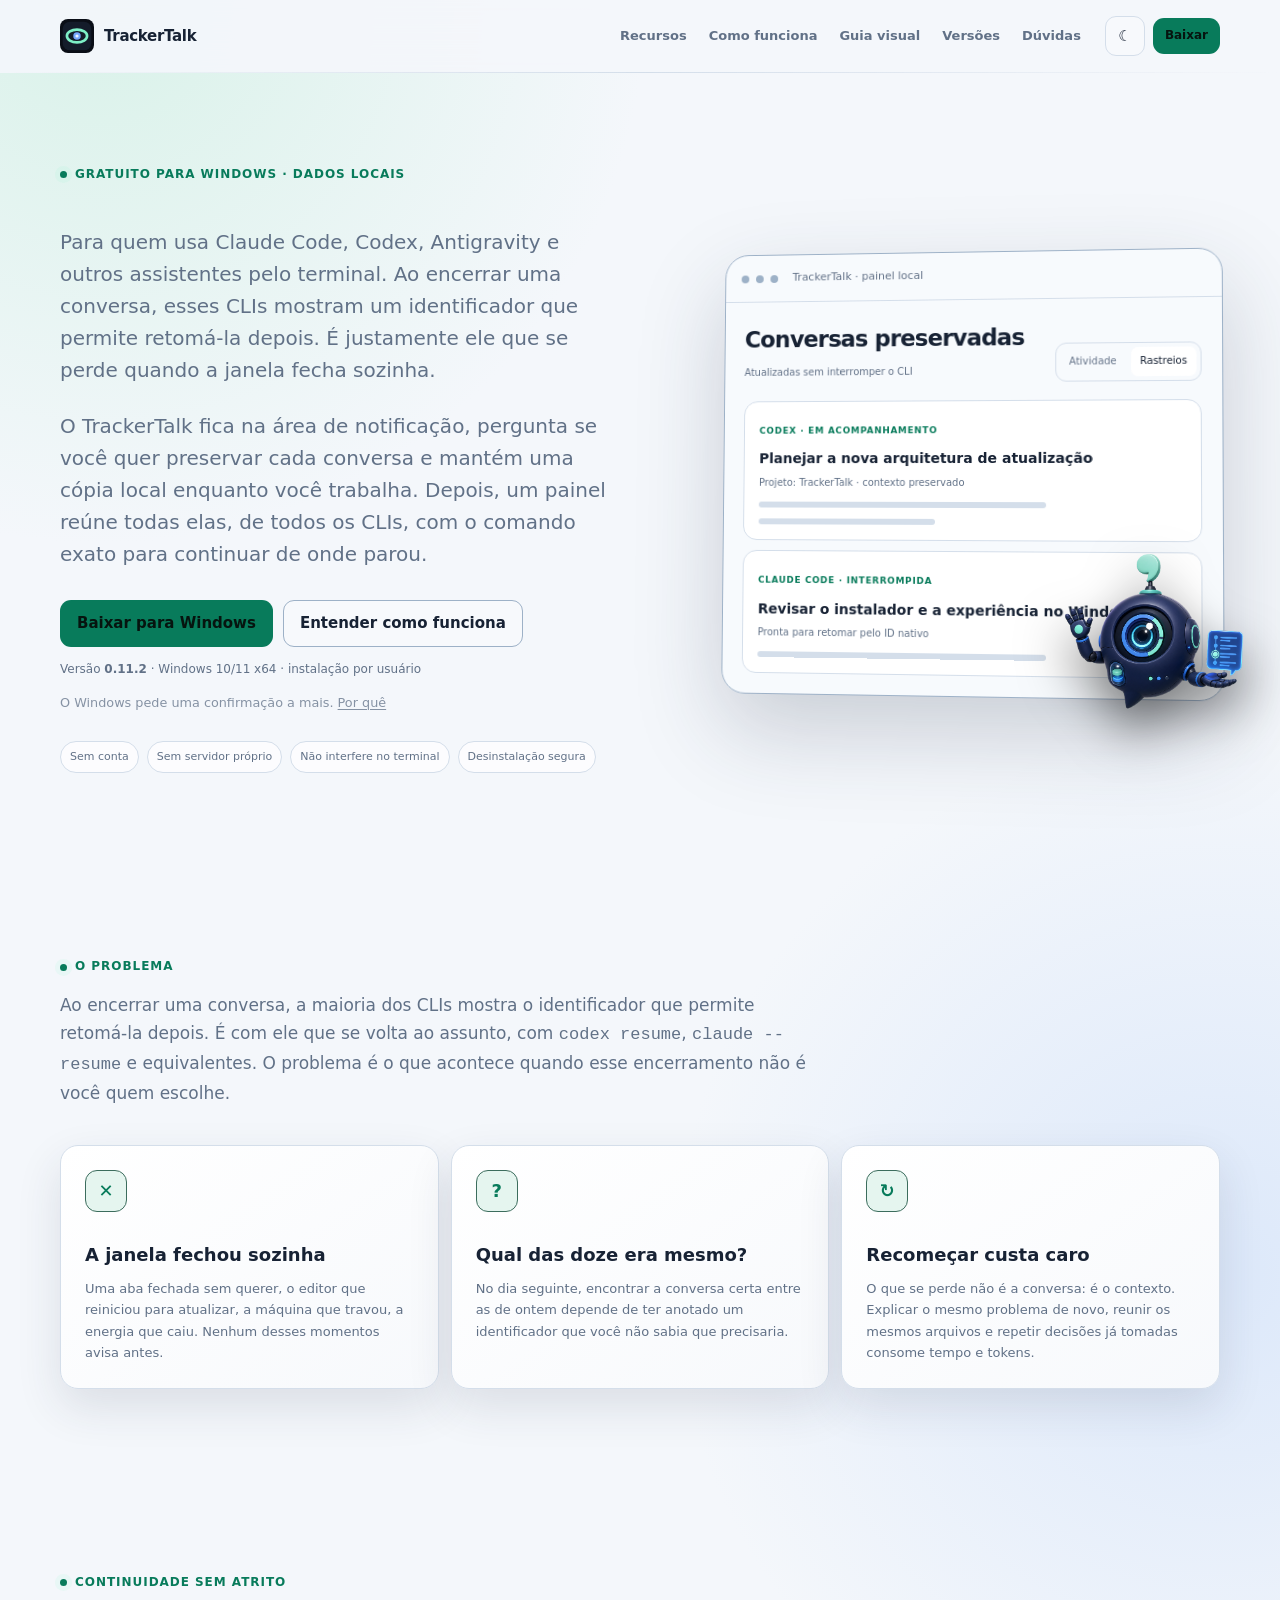
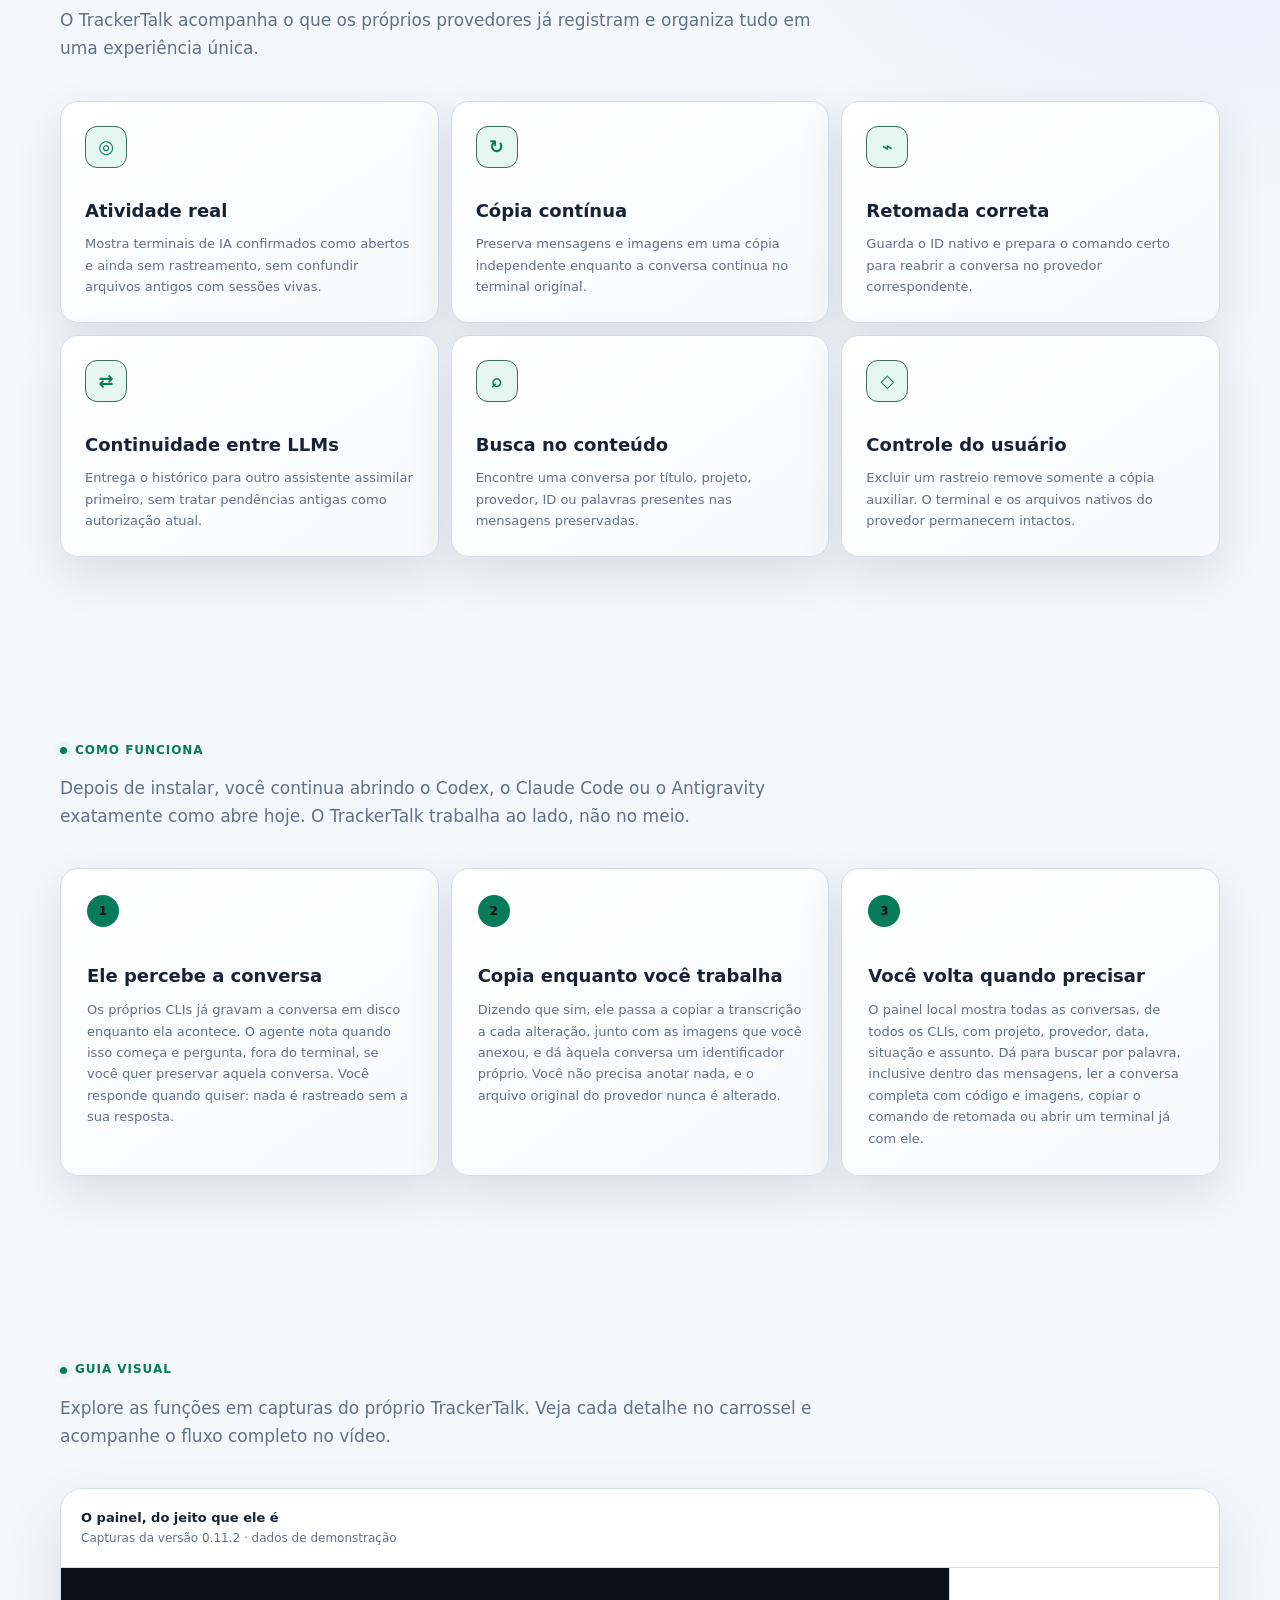
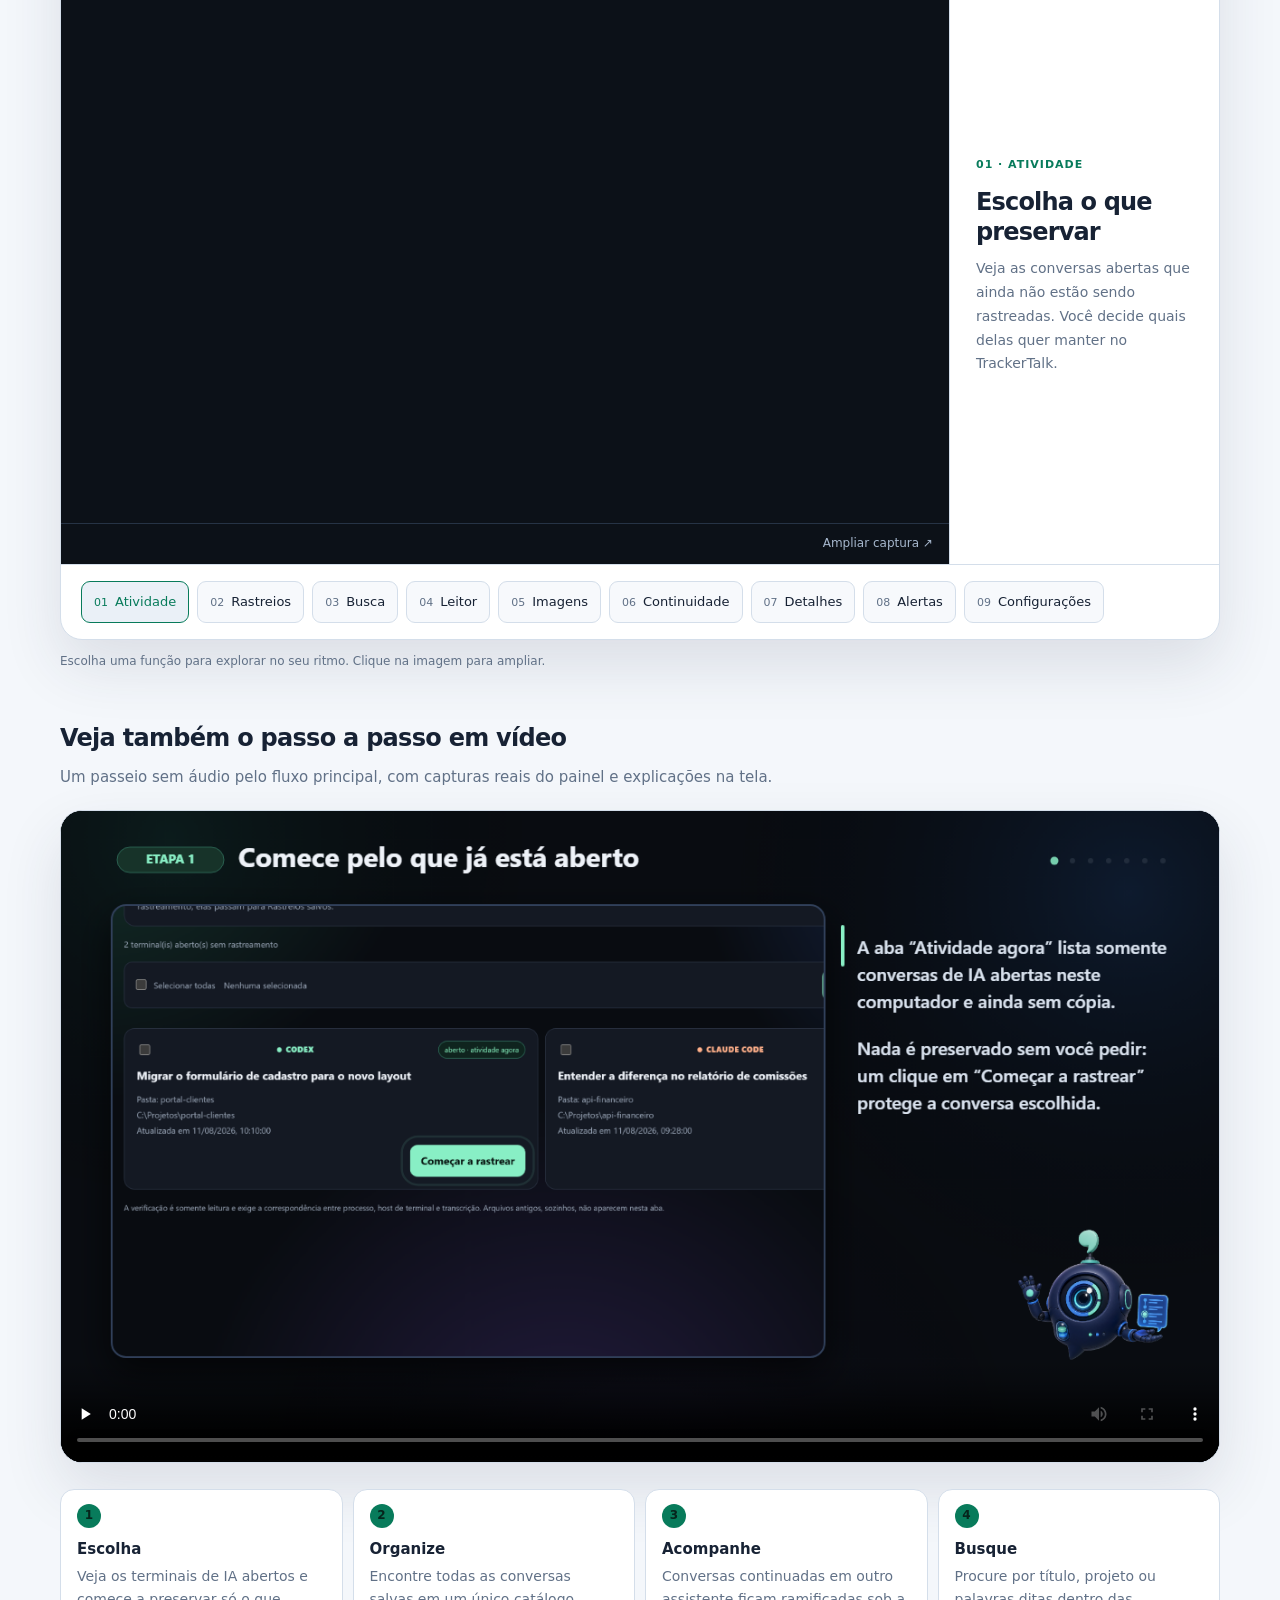
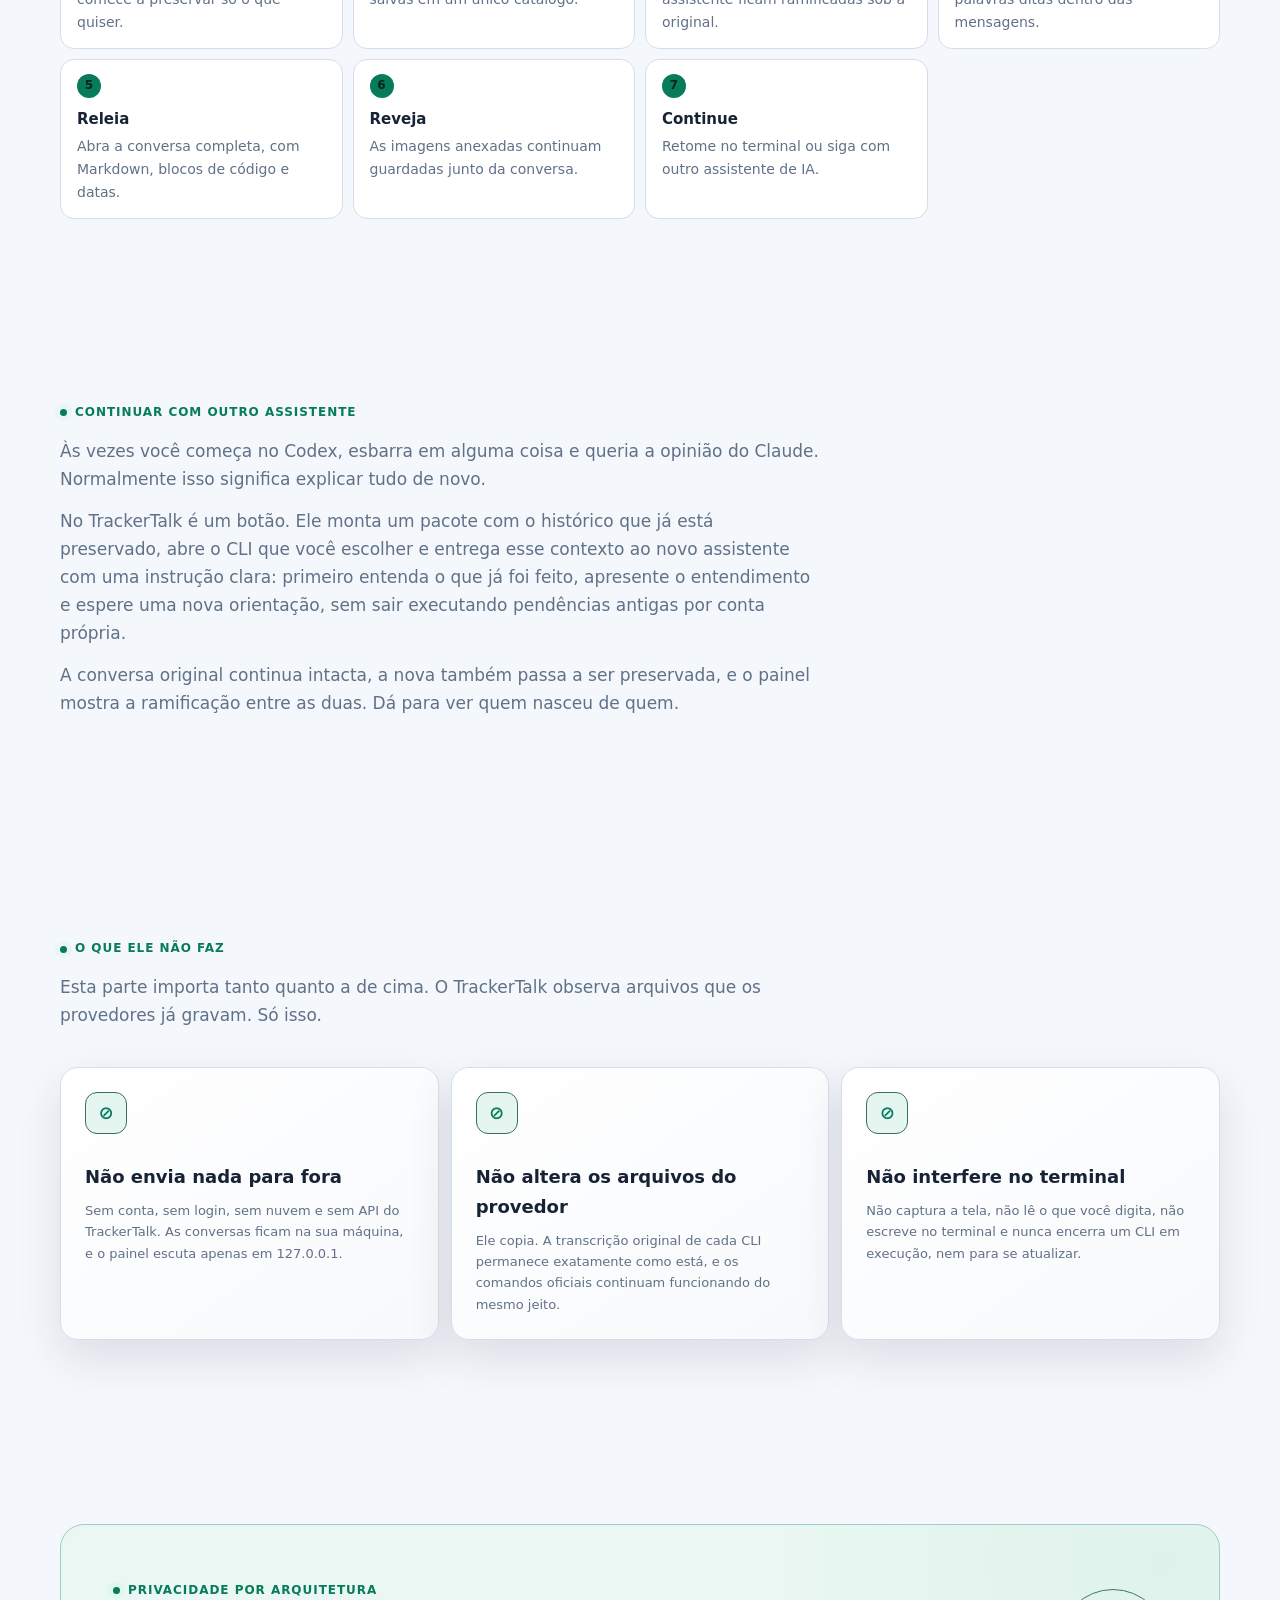
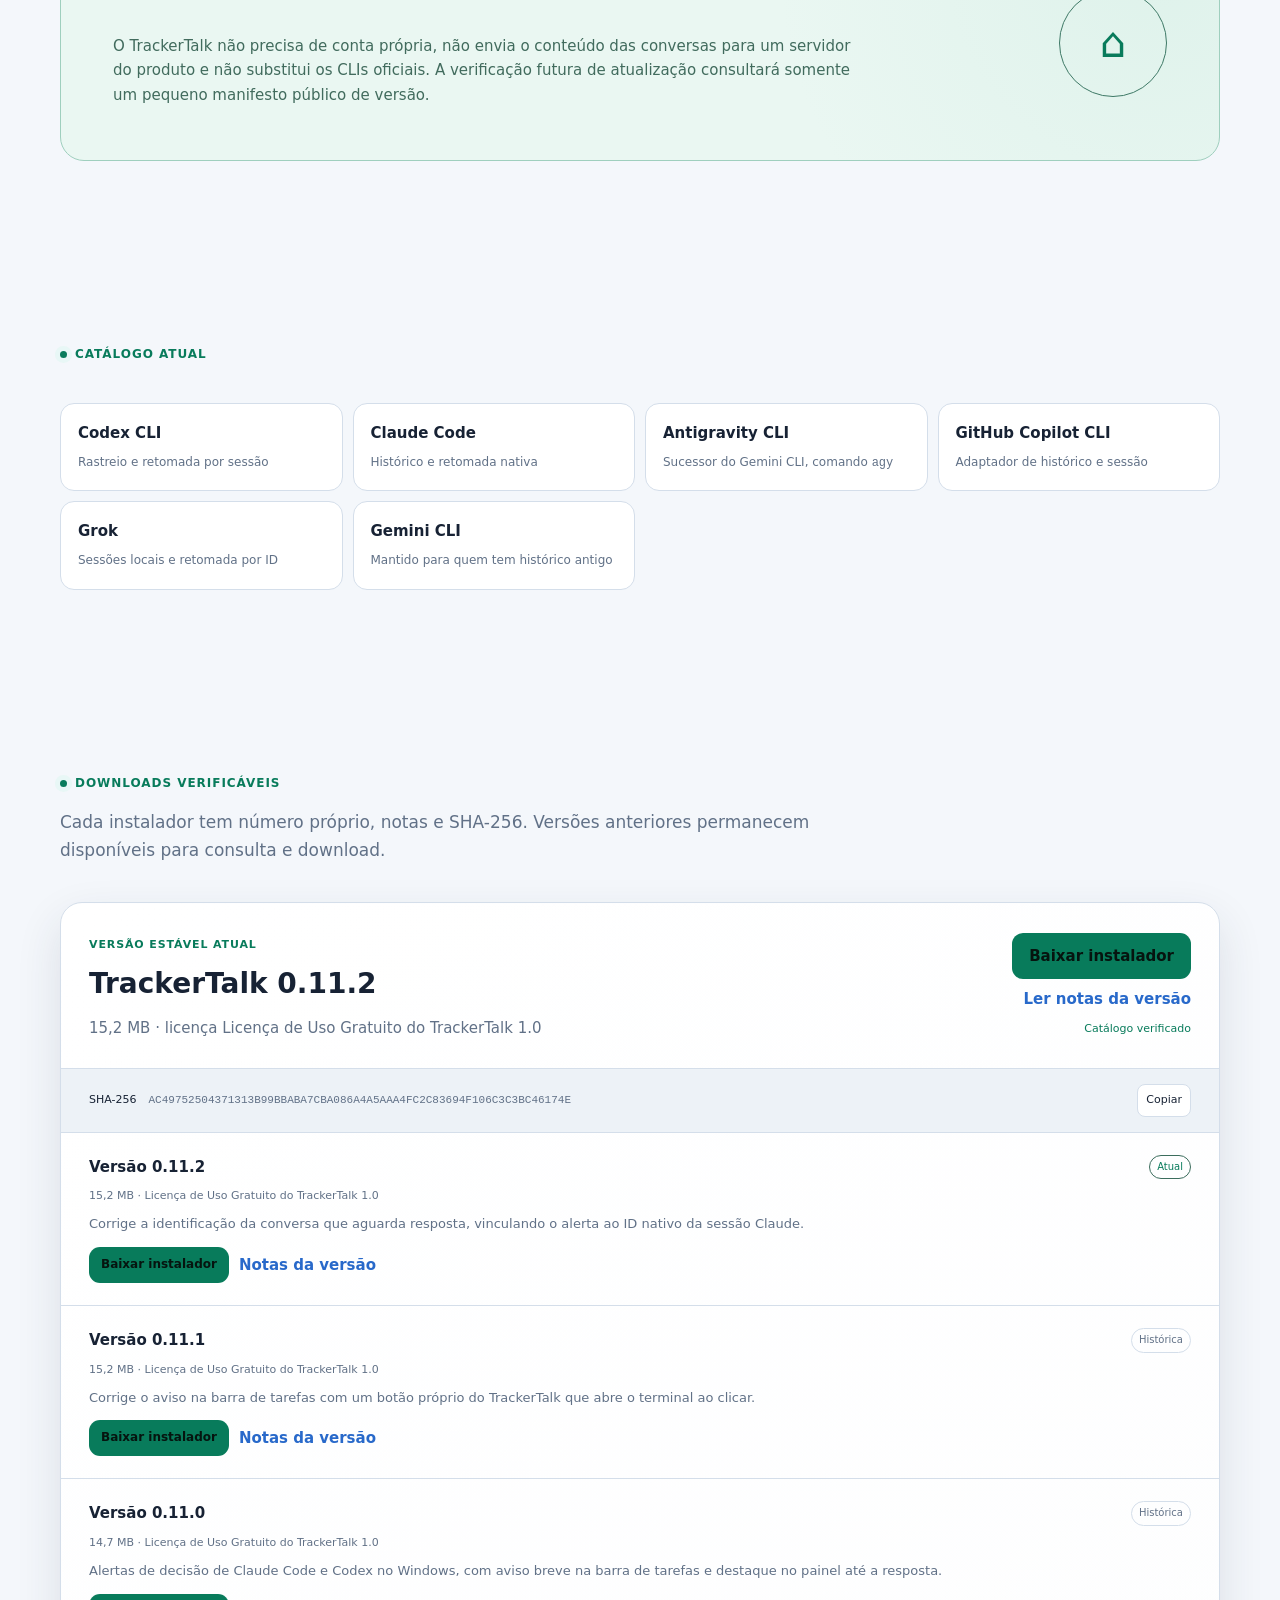
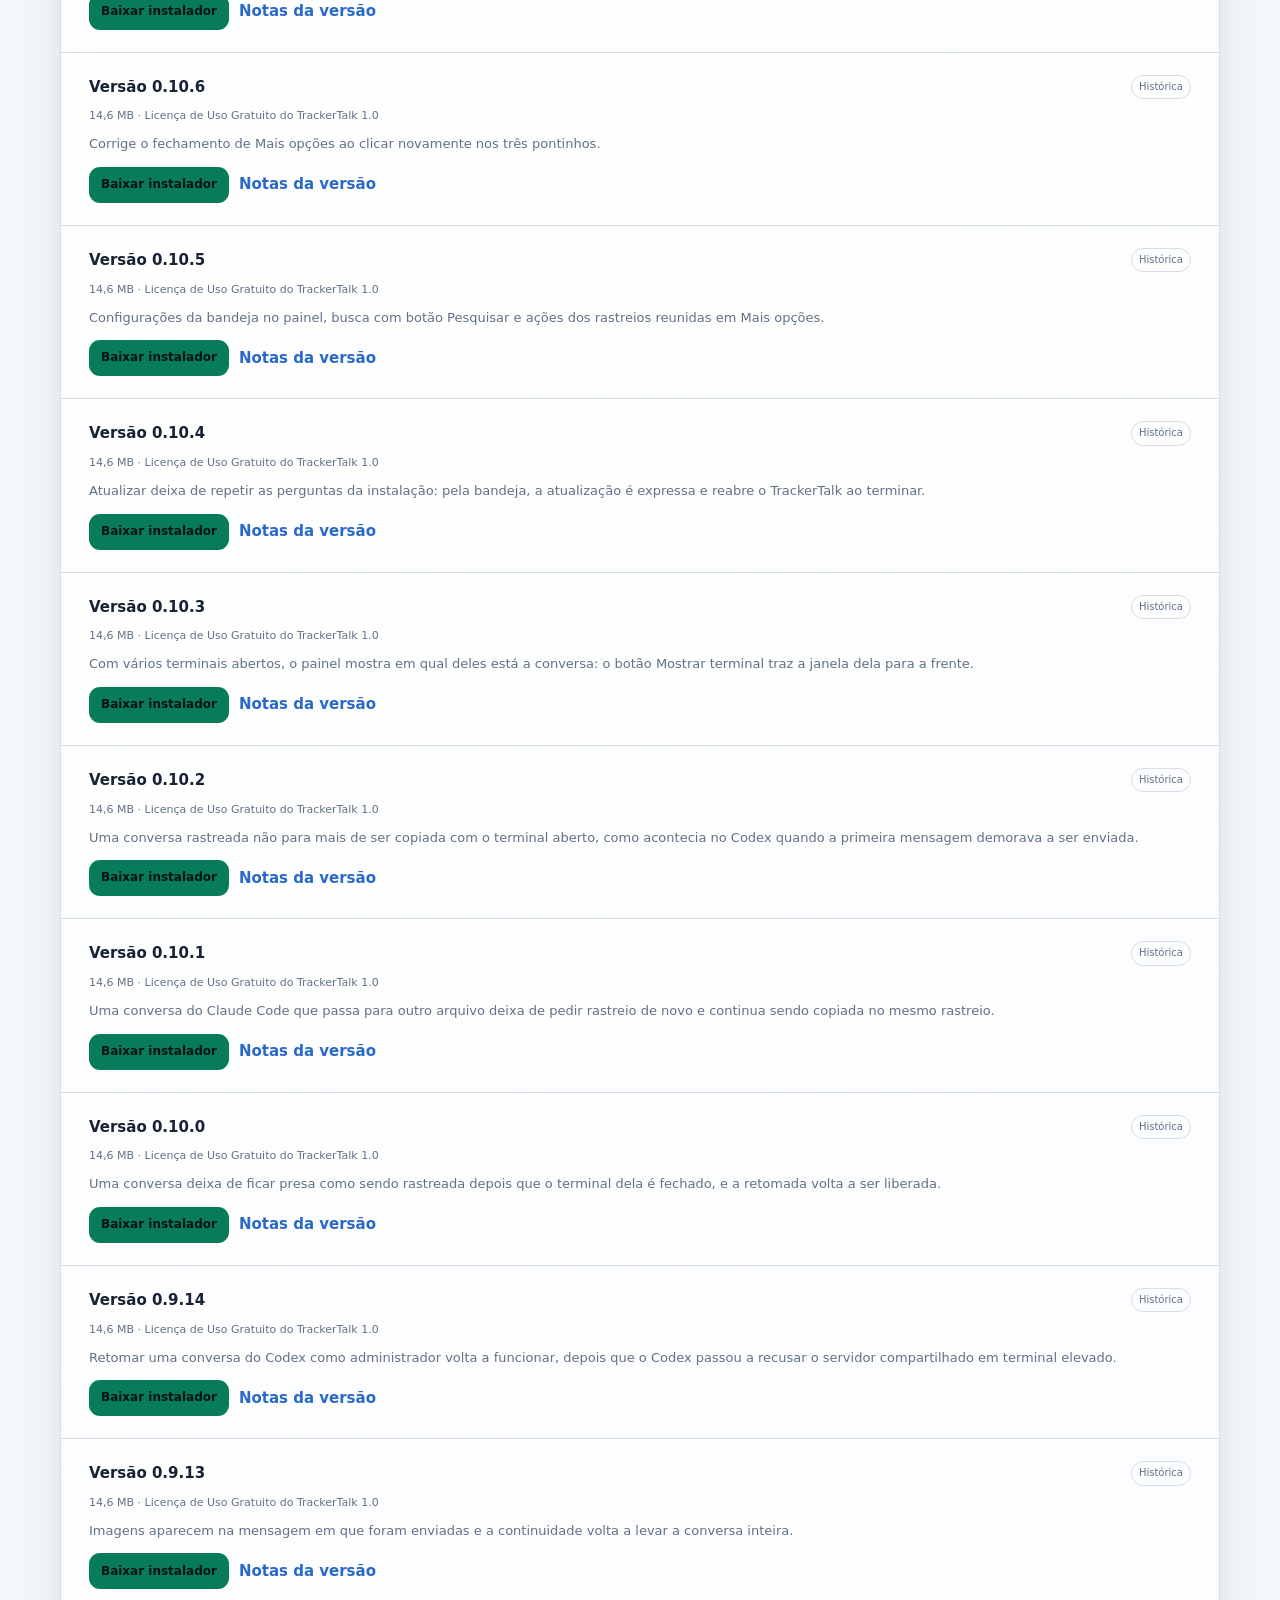
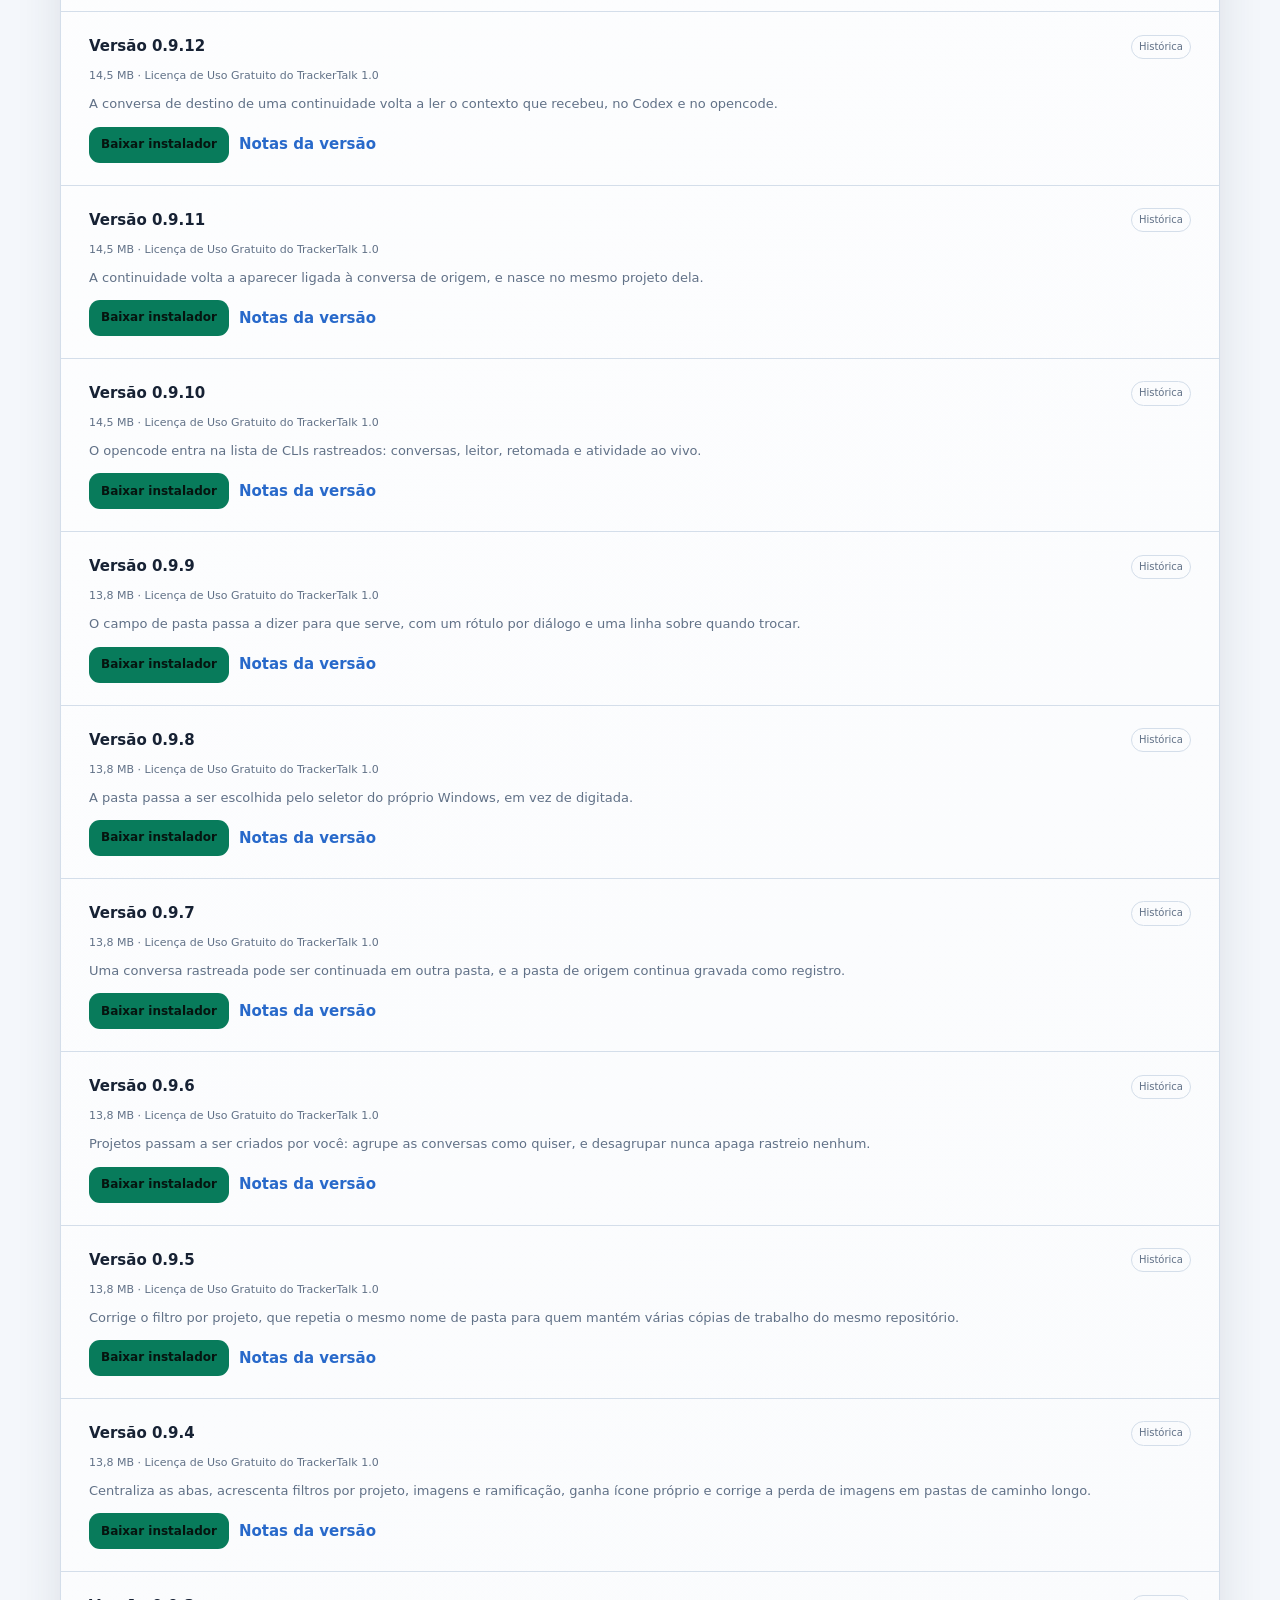
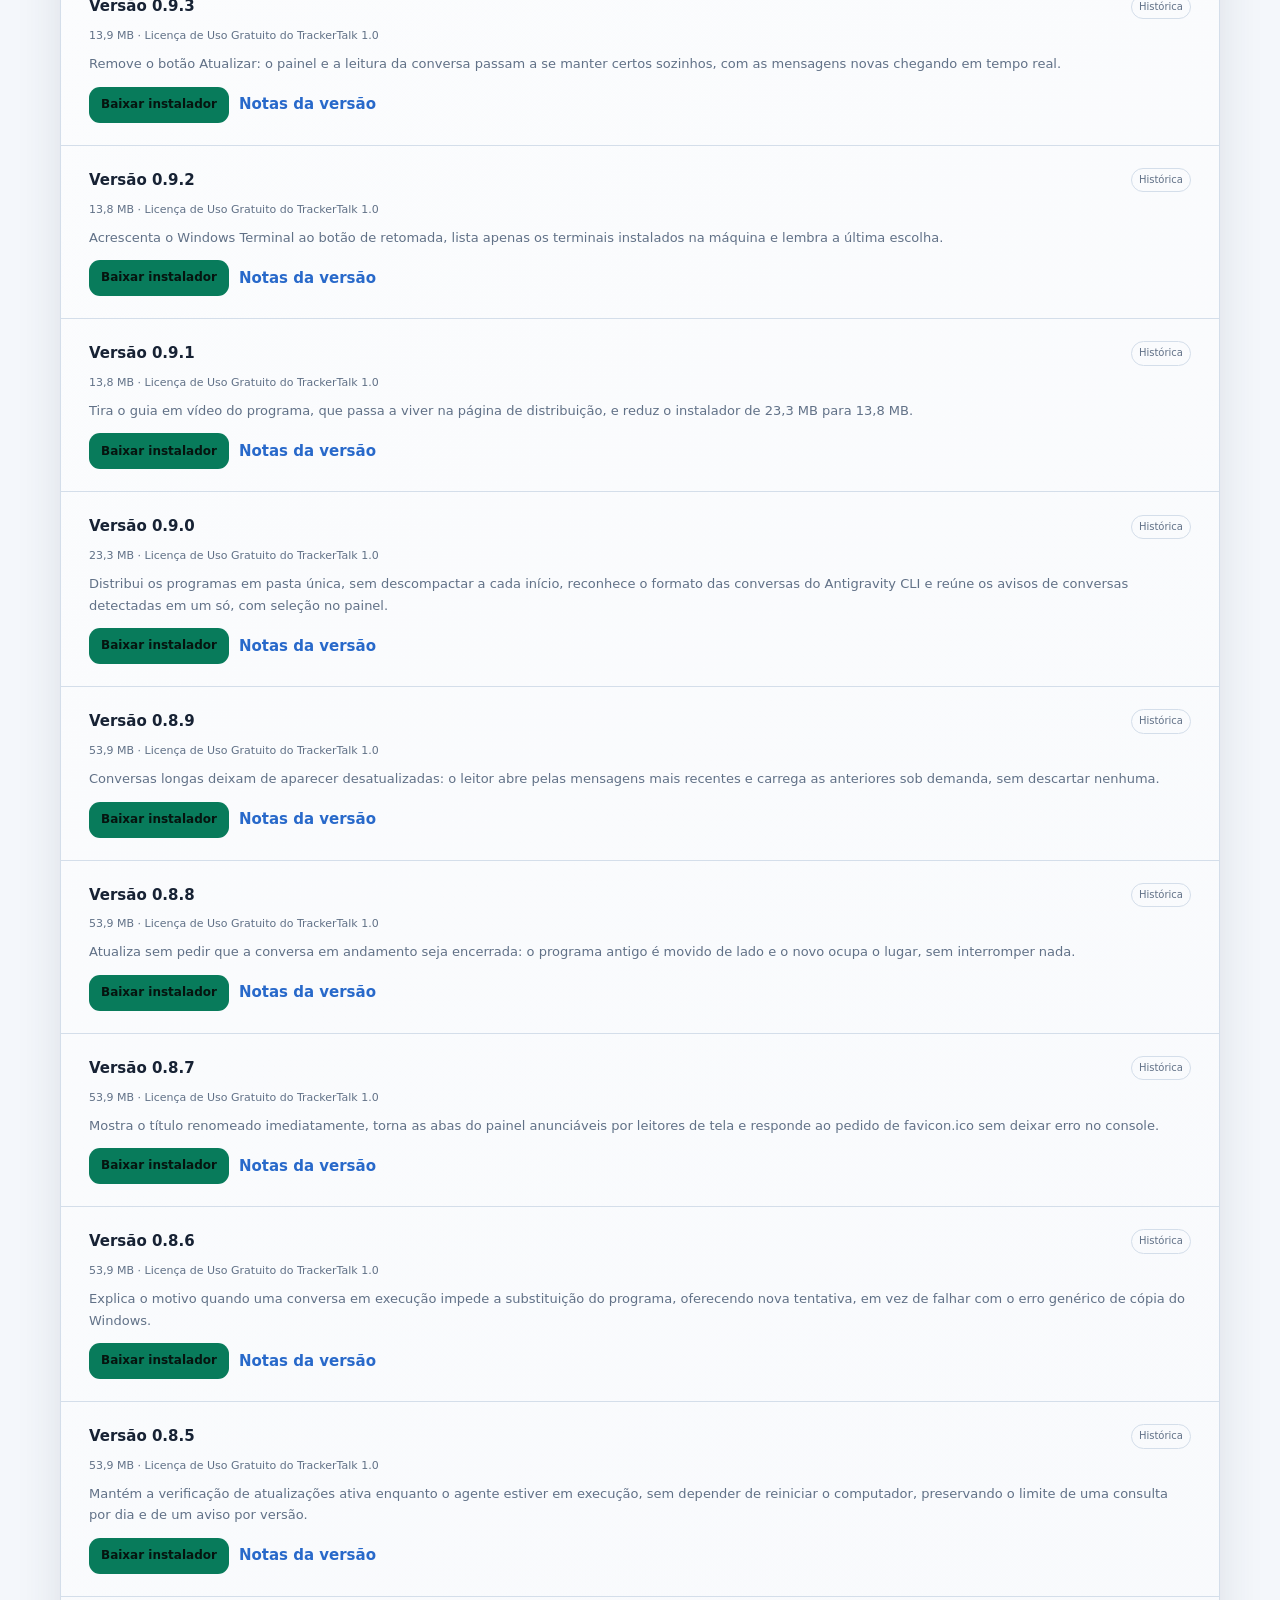
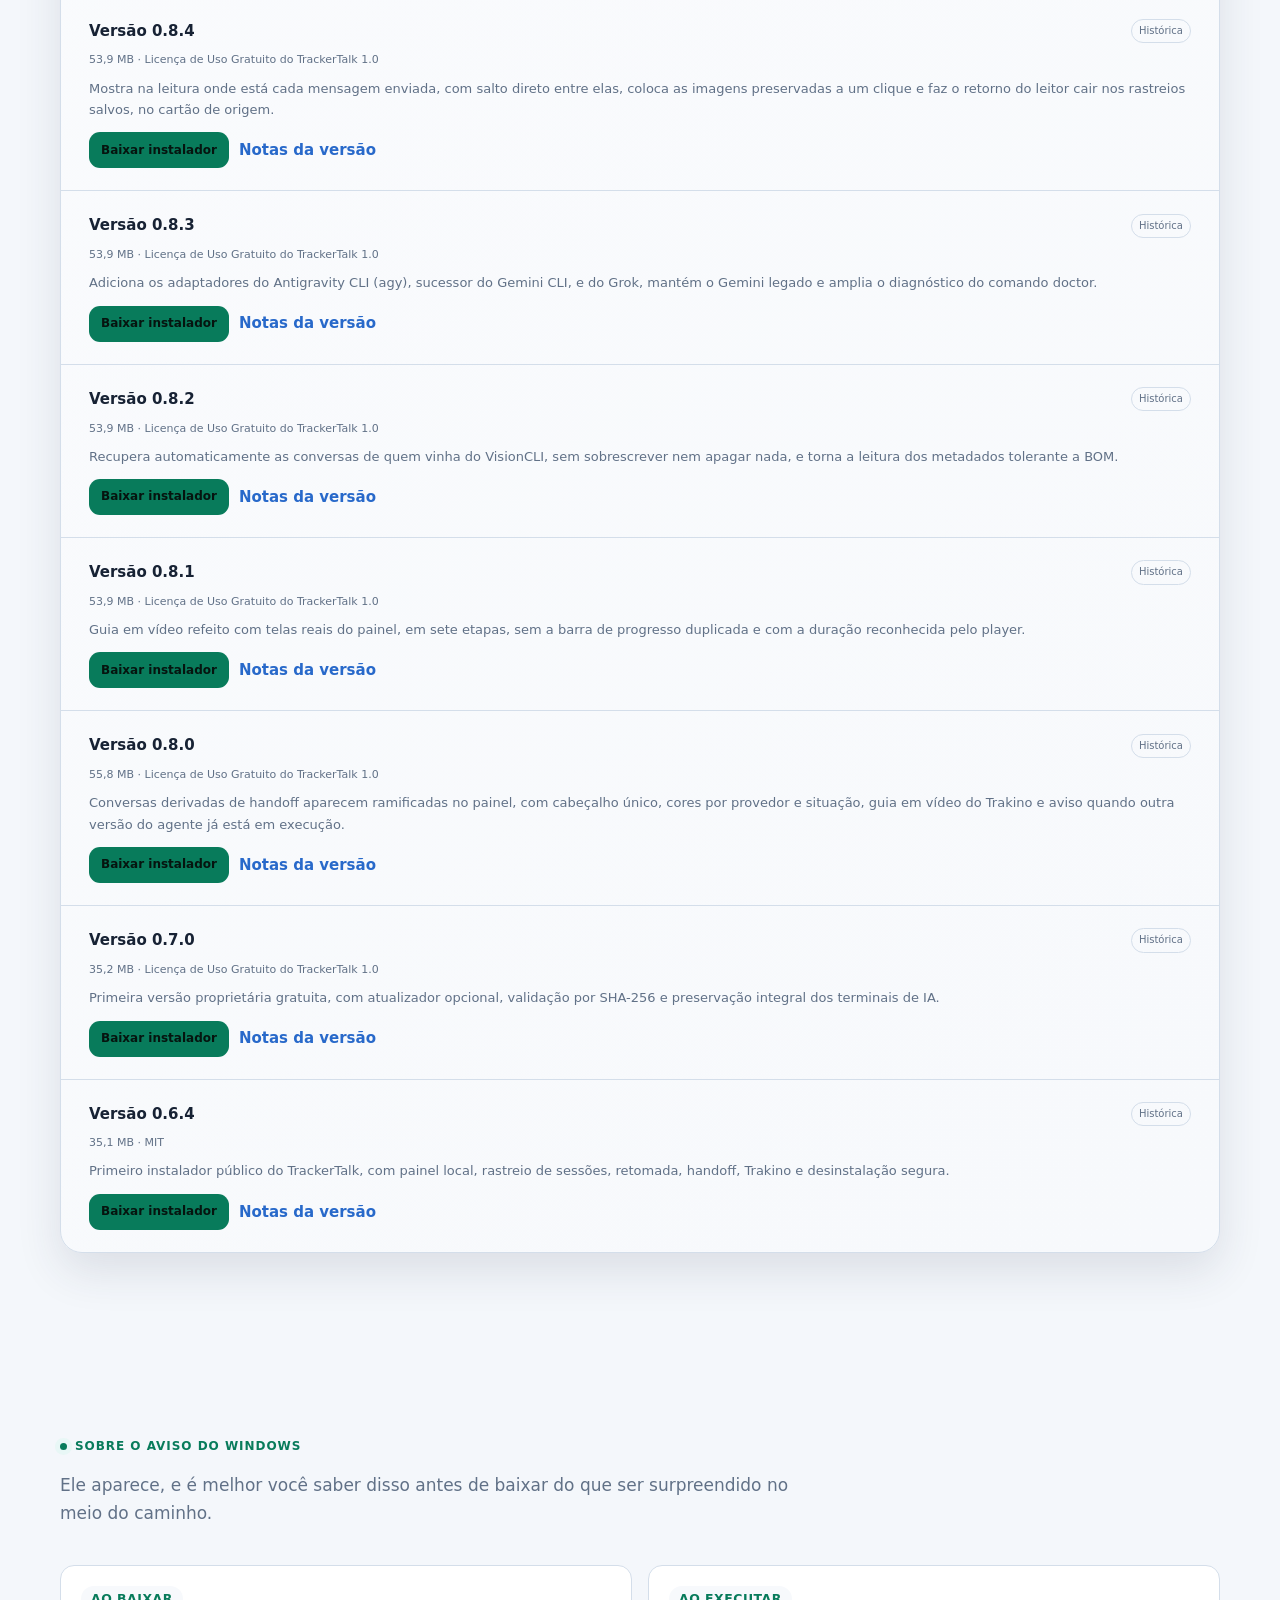
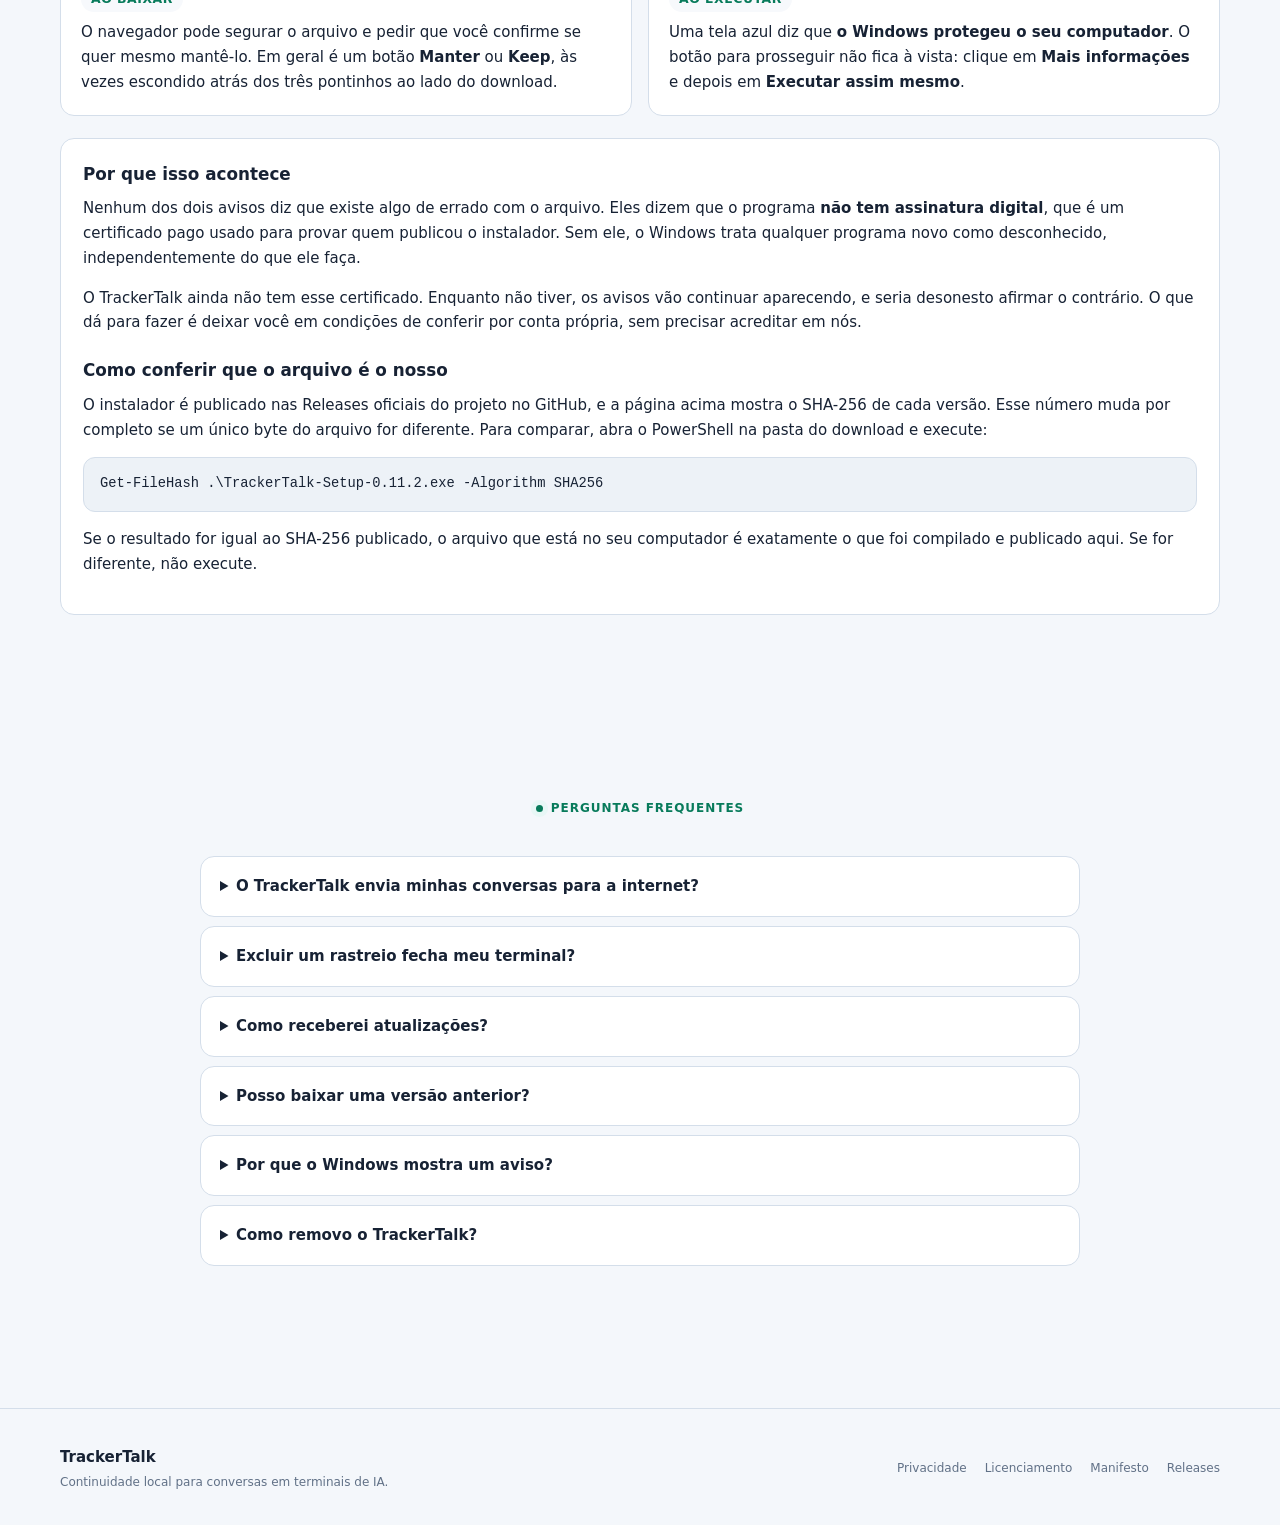
<file: index.html>
<!doctype html>
<html lang="pt-BR" data-theme="dark">
<head>
  <meta charset="utf-8">
  <meta name="viewport" content="width=device-width, initial-scale=1">
  <meta name="description" content="TrackerTalk preserva e organiza conversas iniciadas em CLIs de IA para você retomar o trabalho mesmo depois de fechar o terminal ou perder energia.">
  <meta name="theme-color" content="#080c12">
  <meta name="referrer" content="no-referrer">
  <meta http-equiv="Content-Security-Policy" content="default-src 'self'; img-src 'self' data:; style-src 'self'; script-src 'self'; connect-src 'self'; base-uri 'self'; form-action 'self'">
  <meta property="og:title" content="TrackerTalk · continuidade para conversas em terminais de IA">
  <meta property="og:description" content="Preserve o contexto de Codex, Claude Code, Gemini CLI e GitHub Copilot CLI sem interferir no terminal.">
  <meta property="og:type" content="website">
  <meta property="og:url" content="https://pablolino.github.io/TrackerTalk-Distribuicao/">
  <meta property="og:image" content="https://pablolino.github.io/TrackerTalk-Distribuicao/assets/trakino.png">
  <title>TrackerTalk · seu contexto continua</title>
  <link rel="canonical" href="https://pablolino.github.io/TrackerTalk-Distribuicao/">
  <link rel="icon" type="image/svg+xml" href="./assets/favicon.svg">
  <link rel="stylesheet" href="./assets/styles.css">
  <script src="./assets/app.js?v=manual-guide" defer></script>
</head>
<body>
  <a class="skip-link" href="#conteudo">Ir para o conteúdo</a>

  <header class="site-header">
    <div class="nav-wrap">
      <a class="brand" href="./" aria-label="TrackerTalk · página inicial">
        <img src="./assets/favicon.svg" alt="" width="34" height="34">
        <span>TrackerTalk</span>
      </a>
      <nav id="mainNav" class="main-nav" aria-label="Navegação principal">
        <a href="#recursos">Recursos</a>
        <a href="#como-funciona">Como funciona</a>
        <a href="#video">Guia visual</a>
        <a href="#versoes">Versões</a>
        <a href="#faq">Dúvidas</a>
      </nav>
      <div class="nav-actions">
        <button id="themeToggle" class="icon-button" type="button" aria-label="Usar tema claro" title="Usar tema claro">☀</button>
        <button id="menuToggle" class="menu-toggle" type="button" aria-controls="mainNav" aria-expanded="false" aria-label="Abrir navegação">☰</button>
        <a class="button small nav-download" data-download href="https://github.com/PabloLino/TrackerTalk-Distribuicao/releases/latest">Baixar</a>
      </div>
    </div>
  </header>

  <main id="conteudo">
    <section class="container hero">
      <div class="hero-copy">
        <h1 class="eyebrow">Gratuito para Windows · dados locais</h1>
        <p>Para quem usa Claude Code, Codex, Antigravity e outros assistentes pelo terminal. Ao encerrar uma conversa, esses CLIs mostram um identificador que permite retomá-la depois. É justamente ele que se perde quando a janela fecha sozinha.</p>
        <p>O TrackerTalk fica na área de notificação, pergunta se você quer preservar cada conversa e mantém uma cópia local enquanto você trabalha. Depois, um painel reúne todas elas, de todos os CLIs, com o comando exato para continuar de onde parou.</p>
        <div class="hero-actions">
          <a class="button" data-download href="https://github.com/PabloLino/TrackerTalk-Distribuicao/releases/latest">Baixar para Windows</a>
          <a class="button secondary" href="#como-funciona">Entender como funciona</a>
        </div>
        <p class="download-meta">Versão <strong data-version>0.11.2</strong> · Windows 10/11 x64 · instalação por usuário</p>
        <p class="download-note">O Windows pede uma confirmação a mais. <a href="#aviso">Por quê</a></p>
        <ul class="trust-list" aria-label="Características">
          <li>Sem conta</li>
          <li>Sem servidor próprio</li>
          <li>Não interfere no terminal</li>
          <li>Desinstalação segura</li>
        </ul>
      </div>

      <div class="hero-visual" aria-label="Representação do painel TrackerTalk">
        <div class="app-window">
          <div class="window-bar">
            <span class="window-dot"></span>
            <span class="window-dot"></span>
            <span class="window-dot"></span>
            <span class="window-title">TrackerTalk · painel local</span>
          </div>
          <div class="window-body">
            <div class="window-top">
              <div>
                <strong>Conversas preservadas</strong>
                <span>Atualizadas sem interromper o CLI</span>
              </div>
              <div class="window-tabs">
                <span>Atividade</span>
                <span class="active">Rastreios</span>
              </div>
            </div>
            <article class="session-card">
              <span class="session-provider">Codex · em acompanhamento</span>
              <h3>Planejar a nova arquitetura de atualização</h3>
              <p>Projeto: TrackerTalk · contexto preservado</p>
              <div class="session-line"></div>
              <div class="session-line short"></div>
            </article>
            <article class="session-card">
              <span class="session-provider">Claude Code · interrompida</span>
              <h3>Revisar o instalador e a experiência no Windows</h3>
              <p>Pronta para retomar pelo ID nativo</p>
              <div class="session-line"></div>
            </article>
          </div>
        </div>
        <img class="trakino" src="./assets/trakino.png" alt="Trakino, mascote-guia do TrackerTalk" width="200" height="200">
      </div>
    </section>

    <section id="problema" class="container section">
      <div class="section-head">
        <h2 class="eyebrow">O problema</h2>
        <p>Ao encerrar uma conversa, a maioria dos CLIs mostra o identificador que permite retomá-la depois. É com ele que se volta ao assunto, com <code>codex resume</code>, <code>claude --resume</code> e equivalentes. O problema é o que acontece quando esse encerramento não é você quem escolhe.</p>
      </div>
      <div class="feature-grid">
        <article class="feature-card">
          <span class="feature-icon" aria-hidden="true">✕</span>
          <h3>A janela fechou sozinha</h3>
          <p>Uma aba fechada sem querer, o editor que reiniciou para atualizar, a máquina que travou, a energia que caiu. Nenhum desses momentos avisa antes.</p>
        </article>
        <article class="feature-card">
          <span class="feature-icon" aria-hidden="true">?</span>
          <h3>Qual das doze era mesmo?</h3>
          <p>No dia seguinte, encontrar a conversa certa entre as de ontem depende de ter anotado um identificador que você não sabia que precisaria.</p>
        </article>
        <article class="feature-card">
          <span class="feature-icon" aria-hidden="true">↻</span>
          <h3>Recomeçar custa caro</h3>
          <p>O que se perde não é a conversa: é o contexto. Explicar o mesmo problema de novo, reunir os mesmos arquivos e repetir decisões já tomadas consome tempo e tokens.</p>
        </article>
      </div>
    </section>

    <section id="recursos" class="container section">
      <div class="section-head">
        <h2 class="eyebrow">Continuidade sem atrito</h2>
        <p>O TrackerTalk acompanha o que os próprios provedores já registram e organiza tudo em uma experiência única.</p>
      </div>
      <div class="feature-grid">
        <article class="feature-card">
          <span class="feature-icon" aria-hidden="true">◎</span>
          <h3>Atividade real</h3>
          <p>Mostra terminais de IA confirmados como abertos e ainda sem rastreamento, sem confundir arquivos antigos com sessões vivas.</p>
        </article>
        <article class="feature-card">
          <span class="feature-icon" aria-hidden="true">↻</span>
          <h3>Cópia contínua</h3>
          <p>Preserva mensagens e imagens em uma cópia independente enquanto a conversa continua no terminal original.</p>
        </article>
        <article class="feature-card">
          <span class="feature-icon" aria-hidden="true">⌁</span>
          <h3>Retomada correta</h3>
          <p>Guarda o ID nativo e prepara o comando certo para reabrir a conversa no provedor correspondente.</p>
        </article>
        <article class="feature-card">
          <span class="feature-icon" aria-hidden="true">⇄</span>
          <h3>Continuidade entre LLMs</h3>
          <p>Entrega o histórico para outro assistente assimilar primeiro, sem tratar pendências antigas como autorização atual.</p>
        </article>
        <article class="feature-card">
          <span class="feature-icon" aria-hidden="true">⌕</span>
          <h3>Busca no conteúdo</h3>
          <p>Encontre uma conversa por título, projeto, provedor, ID ou palavras presentes nas mensagens preservadas.</p>
        </article>
        <article class="feature-card">
          <span class="feature-icon" aria-hidden="true">◇</span>
          <h3>Controle do usuário</h3>
          <p>Excluir um rastreio remove somente a cópia auxiliar. O terminal e os arquivos nativos do provedor permanecem intactos.</p>
        </article>
      </div>
    </section>

    <section id="como-funciona" class="container section">
      <div class="section-head">
        <h2 class="eyebrow">Como funciona</h2>
        <p>Depois de instalar, você continua abrindo o Codex, o Claude Code ou o Antigravity exatamente como abre hoje. O TrackerTalk trabalha ao lado, não no meio.</p>
      </div>
      <div class="steps">
        <article class="step">
          <h3>Ele percebe a conversa</h3>
          <p>Os próprios CLIs já gravam a conversa em disco enquanto ela acontece. O agente nota quando isso começa e pergunta, fora do terminal, se você quer preservar aquela conversa. Você responde quando quiser: nada é rastreado sem a sua resposta.</p>
        </article>
        <article class="step">
          <h3>Copia enquanto você trabalha</h3>
          <p>Dizendo que sim, ele passa a copiar a transcrição a cada alteração, junto com as imagens que você anexou, e dá àquela conversa um identificador próprio. Você não precisa anotar nada, e o arquivo original do provedor nunca é alterado.</p>
        </article>
        <article class="step">
          <h3>Você volta quando precisar</h3>
          <p>O painel local mostra todas as conversas, de todos os CLIs, com projeto, provedor, data, situação e assunto. Dá para buscar por palavra, inclusive dentro das mensagens, ler a conversa completa com código e imagens, copiar o comando de retomada ou abrir um terminal já com ele.</p>
        </article>
      </div>
    </section>

    <section id="video" class="container section">
      <div class="section-head">
        <h2 class="eyebrow">Guia visual</h2>
        <p>Explore as funções em capturas do próprio TrackerTalk. Veja cada detalhe no carrossel e acompanhe o fluxo completo no vídeo.</p>
      </div>
      <div id="visualGuide" class="guide-carousel" role="region" aria-roledescription="carrossel" aria-label="Funções do TrackerTalk em capturas reais">
        <div class="guide-toolbar">
          <div class="guide-source"><strong>O painel, do jeito que ele é</strong><small>Capturas da versão 0.11.2 · dados de demonstração</small></div>
        </div>
        <div class="guide-slides">
          <figure class="guide-slide" role="group" aria-roledescription="slide" aria-label="1 de 9: Atividade">
            <div class="guide-display">
              <a class="guide-shot" href="./assets/guia/01-atividade.webp" target="_blank" rel="noopener" aria-label="Ampliar captura: Escolha o que preservar">
                <img src="./assets/guia/01-atividade.webp" width="2880" height="1800" loading="lazy" decoding="async" alt="Aba Atividade agora do TrackerTalk com duas conversas de demonstração e botões para começar a rastrear.">
                <span class="guide-enlarge">Ampliar captura ↗</span>
              </a>
            </div>
            <figcaption class="guide-caption">
              <span class="guide-feature">01 · Atividade</span>
              <h3>Escolha o que preservar</h3>
              <p>Veja as conversas abertas que ainda não estão sendo rastreadas. Você decide quais delas quer manter no TrackerTalk.</p>
            </figcaption>
          </figure>
          <figure class="guide-slide" role="group" aria-roledescription="slide" aria-label="2 de 9: Rastreios" hidden>
            <div class="guide-display">
              <a class="guide-shot" href="./assets/guia/02-rastreios.webp" target="_blank" rel="noopener" aria-label="Ampliar captura: Seu histórico em um só lugar">
                <img src="./assets/guia/02-rastreios.webp" width="2880" height="1800" loading="lazy" decoding="async" alt="Rastreios salvos no painel real, com a conversa do Codex e sua continuação no Claude ligadas por uma ramificação.">
                <span class="guide-enlarge">Ampliar captura ↗</span>
              </a>
            </div>
            <figcaption class="guide-caption">
              <span class="guide-feature">02 · Rastreios</span>
              <h3>Seu histórico em um só lugar</h3>
              <p>Encontre as conversas preservadas e organize por projeto. Uma continuação em outra IA aparece ligada à conversa de origem.</p>
            </figcaption>
          </figure>
          <figure class="guide-slide" role="group" aria-roledescription="slide" aria-label="3 de 9: Busca" hidden>
            <div class="guide-display">
              <a class="guide-shot" href="./assets/guia/04-busca.webp" target="_blank" rel="noopener" aria-label="Ampliar captura: Encontre o que foi dito">
                <img src="./assets/guia/04-busca.webp" width="2880" height="1800" loading="lazy" decoding="async" alt="Busca por taxa regional no painel real, mostrando o botão Pesquisar e os trechos encontrados na conversa.">
                <span class="guide-enlarge">Ampliar captura ↗</span>
              </a>
            </div>
            <figcaption class="guide-caption">
              <span class="guide-feature">03 · Busca</span>
              <h3>Encontre o que foi dito</h3>
              <p>Pesquise por título ou por palavras dentro das mensagens. O botão Pesquisar confirma a consulta e os resultados mostram os trechos encontrados.</p>
            </figcaption>
          </figure>
          <figure class="guide-slide" role="group" aria-roledescription="slide" aria-label="4 de 9: Leitor" hidden>
            <div class="guide-display">
              <a class="guide-shot" href="./assets/guia/06-leitor.webp" target="_blank" rel="noopener" aria-label="Ampliar captura: Releia a conversa completa">
                <img src="./assets/guia/06-leitor.webp" width="2880" height="1800" loading="lazy" decoding="async" alt="Leitor real do TrackerTalk com perguntas, respostas e um bloco de código da conversa de demonstração.">
                <span class="guide-enlarge">Ampliar captura ↗</span>
              </a>
            </div>
            <figcaption class="guide-caption">
              <span class="guide-feature">04 · Leitor</span>
              <h3>Releia a conversa completa</h3>
              <p>Perguntas, respostas, listas e blocos de código ficam organizados na ordem original. A navegação lateral ajuda a voltar às mensagens do usuário.</p>
            </figcaption>
          </figure>
          <figure class="guide-slide" role="group" aria-roledescription="slide" aria-label="5 de 9: Imagens" hidden>
            <div class="guide-display">
              <a class="guide-shot" href="./assets/guia/07-anexos.webp" target="_blank" rel="noopener" aria-label="Ampliar captura: Os anexos ficam com a conversa">
                <img src="./assets/guia/07-anexos.webp" width="2880" height="1800" loading="lazy" decoding="async" alt="Galeria do leitor real com duas imagens de demonstração preservadas junto da conversa.">
                <span class="guide-enlarge">Ampliar captura ↗</span>
              </a>
            </div>
            <figcaption class="guide-caption">
              <span class="guide-feature">05 · Imagens</span>
              <h3>Os anexos ficam com a conversa</h3>
              <p>Reveja as imagens preservadas na cópia local. Elas continuam disponíveis mesmo quando o arquivo original deixa de existir.</p>
            </figcaption>
          </figure>
          <figure class="guide-slide" role="group" aria-roledescription="slide" aria-label="6 de 9: Continuidade" hidden>
            <div class="guide-display">
              <a class="guide-shot" href="./assets/guia/05-continuar.webp" target="_blank" rel="noopener" aria-label="Ampliar captura: Leve o contexto para outra IA">
                <img src="./assets/guia/05-continuar.webp" width="2880" height="1800" loading="lazy" decoding="async" alt="Diálogo real Continuar com outro LLM, com seletor de provedor e botão Criar continuidade.">
                <span class="guide-enlarge">Ampliar captura ↗</span>
              </a>
            </div>
            <figcaption class="guide-caption">
              <span class="guide-feature">06 · Continuidade</span>
              <h3>Leve o contexto para outra IA</h3>
              <p>Escolha o assistente de destino. Ele recebe o histórico preservado para primeiro entender o contexto e aguardar sua próxima orientação.</p>
            </figcaption>
          </figure>
          <figure class="guide-slide" role="group" aria-roledescription="slide" aria-label="7 de 9: Detalhes" hidden>
            <div class="guide-display">
              <a class="guide-shot" href="./assets/guia/03-detalhes.webp" target="_blank" rel="noopener" aria-label="Ampliar captura: Confira a cópia que foi preservada">
                <img src="./assets/guia/03-detalhes.webp" width="2880" height="1800" loading="lazy" decoding="async" alt="Cartão real expandido em Mostrar detalhes, com metadados, botão Visualizar conversa e miniaturas dos anexos.">
                <span class="guide-enlarge">Ampliar captura ↗</span>
              </a>
            </div>
            <figcaption class="guide-caption">
              <span class="guide-feature">07 · Detalhes</span>
              <h3>Confira a cópia que foi preservada</h3>
              <p>Abra Mostrar detalhes para conferir pasta, identificadores e tamanho da cópia local. A conversa e suas imagens ficam acessíveis no mesmo cartão.</p>
            </figcaption>
          </figure>
          <figure class="guide-slide" role="group" aria-roledescription="slide" aria-label="8 de 9: Alertas" hidden>
            <div class="guide-display">
              <a class="guide-shot" href="./assets/guia/08-alertas.webp" target="_blank" rel="noopener" aria-label="Ampliar captura: Saiba quando a IA precisa de você">
                <img src="./assets/guia/08-alertas.webp" width="2880" height="1800" loading="lazy" decoding="async" alt="Painel real com o destaque Aguardando sua resposta, a conversa correta e o botão Mostrar terminal.">
                <span class="guide-enlarge">Ampliar captura ↗</span>
              </a>
            </div>
            <figcaption class="guide-caption">
              <span class="guide-feature">08 · Alertas</span>
              <h3>Saiba quando a IA precisa de você</h3>
              <p>Quando Claude Code ou Codex abre um diálogo que exige resposta, o painel destaca a conversa. Use Mostrar terminal para voltar a ela.</p>
            </figcaption>
          </figure>
          <figure class="guide-slide" role="group" aria-roledescription="slide" aria-label="9 de 9: Configurações" hidden>
            <div class="guide-display">
              <a class="guide-shot" href="./assets/guia/09-configuracoes.webp" target="_blank" rel="noopener" aria-label="Ampliar captura: Ajuste o TrackerTalk pelo painel">
                <img src="./assets/guia/09-configuracoes.webp" width="2880" height="1800" loading="lazy" decoding="async" alt="Aba Configurações real, com opções de detecção, inicialização, alertas de decisão, atualizações e aplicativo.">
                <span class="guide-enlarge">Ampliar captura ↗</span>
              </a>
            </div>
            <figcaption class="guide-caption">
              <span class="guide-feature">09 · Configurações</span>
              <h3>Ajuste o TrackerTalk pelo painel</h3>
              <p>Gerencie detecção, inicialização com o Windows, alertas e atualizações. As mesmas opções da bandeja também estão no painel.</p>
            </figcaption>
          </figure>
        </div>
        <div class="guide-selectors" role="group" aria-label="Escolher uma função">
          <button class="guide-selector" type="button" data-guide-slide="0" aria-pressed="true" aria-label="Ver captura 1: Atividade"><span aria-hidden="true">01</span>Atividade</button>
          <button class="guide-selector" type="button" data-guide-slide="1" aria-pressed="false" aria-label="Ver captura 2: Rastreios"><span aria-hidden="true">02</span>Rastreios</button>
          <button class="guide-selector" type="button" data-guide-slide="2" aria-pressed="false" aria-label="Ver captura 3: Busca"><span aria-hidden="true">03</span>Busca</button>
          <button class="guide-selector" type="button" data-guide-slide="3" aria-pressed="false" aria-label="Ver captura 4: Leitor"><span aria-hidden="true">04</span>Leitor</button>
          <button class="guide-selector" type="button" data-guide-slide="4" aria-pressed="false" aria-label="Ver captura 5: Imagens"><span aria-hidden="true">05</span>Imagens</button>
          <button class="guide-selector" type="button" data-guide-slide="5" aria-pressed="false" aria-label="Ver captura 6: Continuidade"><span aria-hidden="true">06</span>Continuidade</button>
          <button class="guide-selector" type="button" data-guide-slide="6" aria-pressed="false" aria-label="Ver captura 7: Detalhes"><span aria-hidden="true">07</span>Detalhes</button>
          <button class="guide-selector" type="button" data-guide-slide="7" aria-pressed="false" aria-label="Ver captura 8: Alertas"><span aria-hidden="true">08</span>Alertas</button>
          <button class="guide-selector" type="button" data-guide-slide="8" aria-pressed="false" aria-label="Ver captura 9: Configurações"><span aria-hidden="true">09</span>Configurações</button>
        </div>
        <p id="guideAnnouncement" class="guide-sr-only" aria-live="polite" aria-atomic="true"></p>
      </div>
      <p class="guide-hint">Escolha uma função para explorar no seu ritmo. Clique na imagem para ampliar.</p>
      <noscript><p>Abra as capturas: <a href="./assets/guia/01-atividade.webp">Atividade</a> · <a href="./assets/guia/02-rastreios.webp">Rastreios</a> · <a href="./assets/guia/04-busca.webp">Busca</a> · <a href="./assets/guia/06-leitor.webp">Leitor</a> · <a href="./assets/guia/07-anexos.webp">Imagens</a> · <a href="./assets/guia/05-continuar.webp">Continuidade</a> · <a href="./assets/guia/03-detalhes.webp">Detalhes</a> · <a href="./assets/guia/08-alertas.webp">Alertas</a> · <a href="./assets/guia/09-configuracoes.webp">Configurações</a>.</p></noscript>
      <dialog id="guideImageDialog" class="guide-image-dialog" aria-labelledby="guideFullTitle">
        <div class="guide-image-head">
          <div><h3 id="guideFullTitle">Captura do painel</h3><a id="guideOriginal" href="./assets/guia/01-atividade.webp" target="_blank" rel="noopener">Abrir imagem original</a></div>
          <button id="guideCloseImage" class="guide-control" type="button" aria-label="Fechar captura ampliada">Fechar</button>
        </div>
        <img id="guideFullImage" alt="" width="2880" height="1800">
      </dialog>
      <div class="guide-video-head">
        <h3>Veja também o passo a passo em vídeo</h3>
        <p>Um passeio sem áudio pelo fluxo principal, com capturas reais do painel e explicações na tela.</p>
      </div>
      <div class="video-frame">
        <video class="tutorial-video" controls preload="none" playsinline
          poster="./assets/guia/trackertalk-painel-0.11.2-poster.png"
          aria-describedby="videoEtapas">
          <source src="./assets/guia/trackertalk-painel-0.11.2.webm" type="video/webm">
          Seu navegador não conseguiu reproduzir o guia visual.
        </video>
      </div>
      <ol id="videoEtapas" class="video-steps">
        <li><strong>Escolha</strong> Veja os terminais de IA abertos e comece a preservar só o que quiser.</li>
        <li><strong>Organize</strong> Encontre todas as conversas salvas em um único catálogo.</li>
        <li><strong>Acompanhe</strong> Conversas continuadas em outro assistente ficam ramificadas sob a original.</li>
        <li><strong>Busque</strong> Procure por título, projeto ou palavras ditas dentro das mensagens.</li>
        <li><strong>Releia</strong> Abra a conversa completa, com Markdown, blocos de código e datas.</li>
        <li><strong>Reveja</strong> As imagens anexadas continuam guardadas junto da conversa.</li>
        <li><strong>Continue</strong> Retome no terminal ou siga com outro assistente de IA.</li>
      </ol>
    </section>

    <section id="continuar" class="container section">
      <div class="section-head">
        <h2 class="eyebrow">Continuar com outro assistente</h2>
        <p>Às vezes você começa no Codex, esbarra em alguma coisa e queria a opinião do Claude. Normalmente isso significa explicar tudo de novo.</p>
        <p>No TrackerTalk é um botão. Ele monta um pacote com o histórico que já está preservado, abre o CLI que você escolher e entrega esse contexto ao novo assistente com uma instrução clara: primeiro entenda o que já foi feito, apresente o entendimento e espere uma nova orientação, sem sair executando pendências antigas por conta própria.</p>
        <p>A conversa original continua intacta, a nova também passa a ser preservada, e o painel mostra a ramificação entre as duas. Dá para ver quem nasceu de quem.</p>
      </div>
    </section>

    <section id="limites" class="container section">
      <div class="section-head">
        <h2 class="eyebrow">O que ele não faz</h2>
        <p>Esta parte importa tanto quanto a de cima. O TrackerTalk observa arquivos que os provedores já gravam. Só isso.</p>
      </div>
      <div class="feature-grid">
        <article class="feature-card">
          <span class="feature-icon" aria-hidden="true">⊘</span>
          <h3>Não envia nada para fora</h3>
          <p>Sem conta, sem login, sem nuvem e sem API do TrackerTalk. As conversas ficam na sua máquina, e o painel escuta apenas em 127.0.0.1.</p>
        </article>
        <article class="feature-card">
          <span class="feature-icon" aria-hidden="true">⊘</span>
          <h3>Não altera os arquivos do provedor</h3>
          <p>Ele copia. A transcrição original de cada CLI permanece exatamente como está, e os comandos oficiais continuam funcionando do mesmo jeito.</p>
        </article>
        <article class="feature-card">
          <span class="feature-icon" aria-hidden="true">⊘</span>
          <h3>Não interfere no terminal</h3>
          <p>Não captura a tela, não lê o que você digita, não escreve no terminal e nunca encerra um CLI em execução, nem para se atualizar.</p>
        </article>
      </div>
    </section>

    <section class="container section">
      <div class="privacy-band">
        <div>
          <h2 class="eyebrow">Privacidade por arquitetura</h2>
          <p>O TrackerTalk não precisa de conta própria, não envia o conteúdo das conversas para um servidor do produto e não substitui os CLIs oficiais. A verificação futura de atualização consultará somente um pequeno manifesto público de versão.</p>
        </div>
        <div class="privacy-mark" aria-hidden="true">⌂</div>
      </div>
    </section>

    <section class="container section">
      <div class="section-head">
        <h2 class="eyebrow">Catálogo atual</h2>
      </div>
      <div class="provider-list">
        <article class="provider"><strong>Codex CLI</strong><span>Rastreio e retomada por sessão</span></article>
        <article class="provider"><strong>Claude Code</strong><span>Histórico e retomada nativa</span></article>
        <article class="provider"><strong>Antigravity CLI</strong><span>Sucessor do Gemini CLI, comando <code>agy</code></span></article>
        <article class="provider"><strong>GitHub Copilot CLI</strong><span>Adaptador de histórico e sessão</span></article>
        <article class="provider"><strong>Grok</strong><span>Sessões locais e retomada por ID</span></article>
        <article class="provider"><strong>Gemini CLI</strong><span>Mantido para quem tem histórico antigo</span></article>
      </div>
    </section>

    <section id="versoes" class="container section">
      <div class="section-head">
        <h2 class="eyebrow">Downloads verificáveis</h2>
        <p>Cada instalador tem número próprio, notas e SHA-256. Versões anteriores permanecem disponíveis para consulta e download.</p>
      </div>
      <div class="release-panel">
        <div class="current-release">
          <div>
            <span class="release-kicker">Versão estável atual</span>
            <h3>TrackerTalk <span data-version>0.11.2</span></h3>
            <p><span id="releaseSize">15,2 MB</span> · licença <span id="releaseLicense">proprietária gratuita</span></p>
          </div>
          <div class="release-current-actions">
            <a class="button" data-download href="https://github.com/PabloLino/TrackerTalk-Distribuicao/releases/latest">Baixar instalador</a>
            <a id="releaseNotes" class="text-link" href="https://github.com/PabloLino/TrackerTalk-Distribuicao/releases/tag/v0.11.2">Ler notas da versão</a>
            <span id="manifestStatus" class="manifest-status" aria-live="polite">Verificando catálogo…</span>
          </div>
        </div>
        <div class="hash-box">
          <span>SHA-256</span>
          <code id="releaseHash">AC49752504371313B99BBABA7CBA086A4A5AAA4FC2C83694F106C3C3BC46174E</code>
          <div>
            <button id="copyHash" class="copy-button" type="button">Copiar</button>
            <span id="copyStatus" class="copy-status" aria-live="polite"></span>
          </div>
        </div>
        <div id="releaseList" class="release-list">
          <p class="muted">Carregando versões…</p>
        </div>
      </div>
    </section>

    <section id="aviso" class="container section">
      <div class="section-head">
        <h2 class="eyebrow">Sobre o aviso do Windows</h2>
        <p>Ele aparece, e é melhor você saber disso antes de baixar do que ser surpreendido no meio do caminho.</p>
      </div>
      <div class="warning-grid">
        <article class="warning-step">
          <span class="warning-when">Ao baixar</span>
          <p>O navegador pode segurar o arquivo e pedir que você confirme se quer mesmo mantê-lo. Em geral é um botão <strong>Manter</strong> ou <strong>Keep</strong>, às vezes escondido atrás dos três pontinhos ao lado do download.</p>
        </article>
        <article class="warning-step">
          <span class="warning-when">Ao executar</span>
          <p>Uma tela azul diz que <strong>o Windows protegeu o seu computador</strong>. O botão para prosseguir não fica à vista: clique em <strong>Mais informações</strong> e depois em <strong>Executar assim mesmo</strong>.</p>
        </article>
      </div>
      <div class="warning-why">
        <h3>Por que isso acontece</h3>
        <p>Nenhum dos dois avisos diz que existe algo de errado com o arquivo. Eles dizem que o programa <strong>não tem assinatura digital</strong>, que é um certificado pago usado para provar quem publicou o instalador. Sem ele, o Windows trata qualquer programa novo como desconhecido, independentemente do que ele faça.</p>
        <p>O TrackerTalk ainda não tem esse certificado. Enquanto não tiver, os avisos vão continuar aparecendo, e seria desonesto afirmar o contrário. O que dá para fazer é deixar você em condições de conferir por conta própria, sem precisar acreditar em nós.</p>
        <h3>Como conferir que o arquivo é o nosso</h3>
        <p>O instalador é publicado nas Releases oficiais do projeto no GitHub, e a página acima mostra o SHA-256 de cada versão. Esse número muda por completo se um único byte do arquivo for diferente. Para comparar, abra o PowerShell na pasta do download e execute:</p>
        <pre class="warning-code"><code>Get-FileHash .\TrackerTalk-Setup-<span data-version>0.11.2</span>.exe -Algorithm SHA256</code></pre>
        <p>Se o resultado for igual ao SHA-256 publicado, o arquivo que está no seu computador é exatamente o que foi compilado e publicado aqui. Se for diferente, não execute.</p>
      </div>
    </section>

    <section id="faq" class="container section">
      <div class="section-head center">
        <h2 class="eyebrow">Perguntas frequentes</h2>
      </div>
      <div class="faq">
        <details>
          <summary>O TrackerTalk envia minhas conversas para a internet?</summary>
          <p>Não. O rastreio e a visualização usam cópias locais. O site hospeda somente os instaladores e metadados públicos de versão.</p>
        </details>
        <details>
          <summary>Excluir um rastreio fecha meu terminal?</summary>
          <p>Não. A exclusão remove somente a cópia do TrackerTalk e nunca encerra o PowerShell, CMD ou o processo do provedor de IA.</p>
        </details>
        <details>
          <summary>Como receberei atualizações?</summary>
          <p>A partir da 0.7.0, o TrackerTalk verifica o manifesto público no máximo uma vez a cada 24 horas. Quando houver uma versão nova, baixar e executar o instalador exigem confirmações separadas do usuário.</p>
        </details>
        <details>
          <summary>Posso baixar uma versão anterior?</summary>
          <p>Sim. Todas as versões publicadas ficam na página de Releases. Um instalador antigo pode não compreender formatos de dados criados por versões futuras; consulte sempre as notas de compatibilidade.</p>
        </details>
        <details>
          <summary>Por que o Windows mostra um aviso?</summary>
          <p>Porque o instalador ainda não tem assinatura digital, e não porque exista algo de errado com ele. O aviso aparece ao baixar e ao executar. <a href="#aviso">A seção sobre o aviso</a> mostra o que aparece em cada momento, o que clicar e como comparar o SHA-256 antes de executar.</p>
        </details>
        <details>
          <summary>Como removo o TrackerTalk?</summary>
          <p>Use o menu da bandeja, o atalho “Desinstalar TrackerTalk” ou as Configurações do Windows. O desinstalador pergunta separadamente se você também deseja apagar as cópias locais.</p>
        </details>
      </div>
    </section>
  </main>

  <footer class="site-footer">
    <div class="container footer-wrap">
      <div class="footer-copy">
        <strong>TrackerTalk</strong>
        <p>Continuidade local para conversas em terminais de IA.</p>
      </div>
      <nav class="footer-links" aria-label="Links legais e técnicos">
        <a href="./privacidade.html">Privacidade</a>
        <a href="./termos.html">Licenciamento</a>
        <a href="./updates/latest.json">Manifesto</a>
        <a href="https://github.com/PabloLino/TrackerTalk-Distribuicao/releases">Releases</a>
      </nav>
    </div>
  </footer>
</body>
</html>
</file>
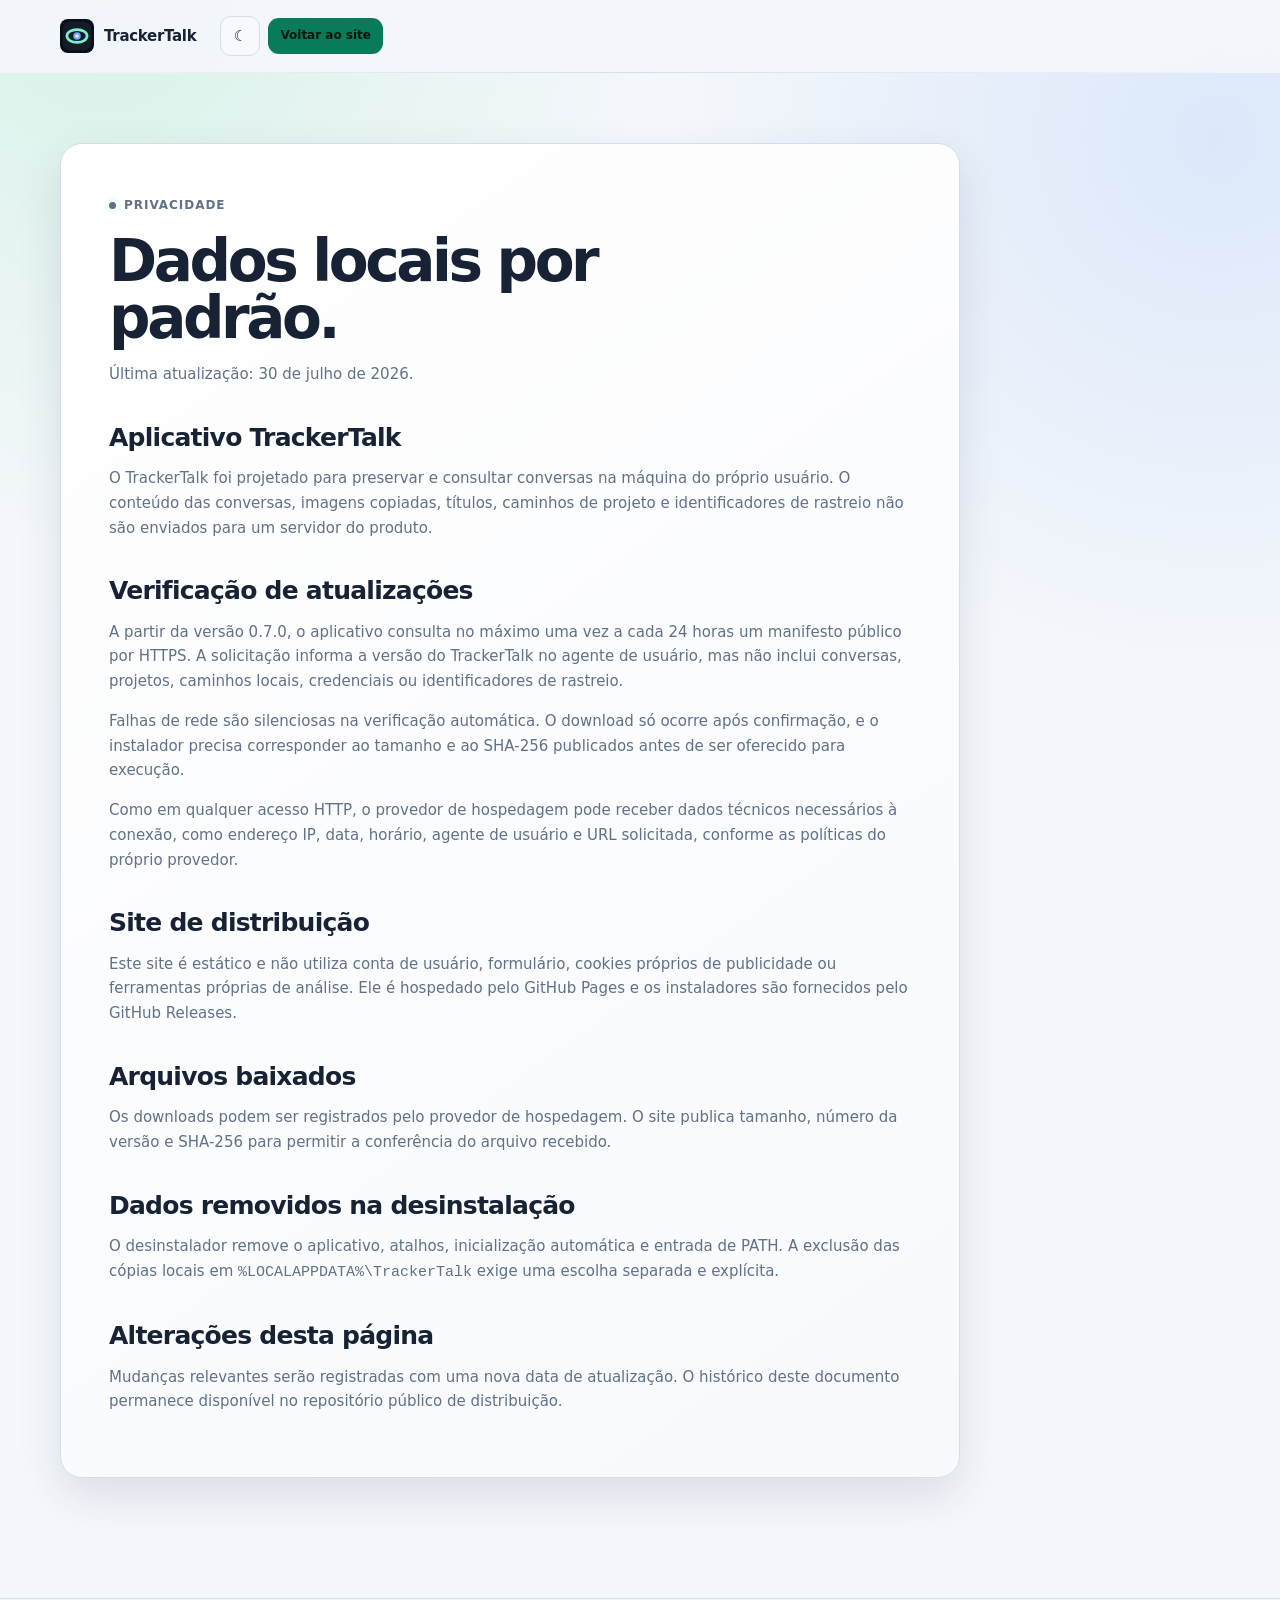
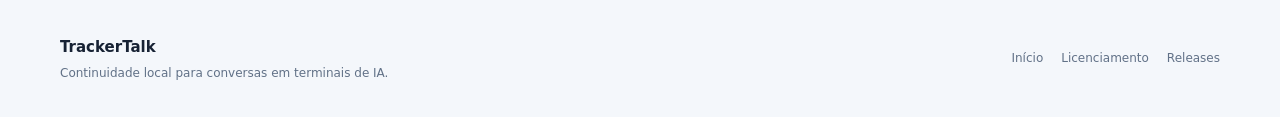
<file: privacidade.html>
<!doctype html>
<html lang="pt-BR" data-theme="dark">
<head>
  <meta charset="utf-8">
  <meta name="viewport" content="width=device-width, initial-scale=1">
  <meta name="description" content="Política de privacidade do TrackerTalk e de seu site de distribuição.">
  <meta name="referrer" content="no-referrer">
  <meta http-equiv="Content-Security-Policy" content="default-src 'self'; img-src 'self' data:; style-src 'self'; script-src 'self'; connect-src 'self'; base-uri 'self'; form-action 'self'">
  <title>Privacidade · TrackerTalk</title>
  <link rel="icon" type="image/svg+xml" href="./assets/favicon.svg">
  <link rel="stylesheet" href="./assets/styles.css">
  <script src="./assets/app.js" defer></script>
</head>
<body>
  <a class="skip-link" href="#conteudo">Ir para o conteúdo</a>
  <header class="site-header">
    <div class="nav-wrap">
      <a class="brand" href="./"><img src="./assets/favicon.svg" alt="" width="34" height="34"><span>TrackerTalk</span></a>
      <div class="nav-actions">
        <button id="themeToggle" class="icon-button" type="button" aria-label="Usar tema claro">☀</button>
        <a class="button small" href="./">Voltar ao site</a>
      </div>
    </div>
  </header>
  <main id="conteudo" class="container legal-main">
    <article class="legal-card">
      <p class="eyebrow">Privacidade</p>
      <h1>Dados locais por padrão.</h1>
      <p>Última atualização: 30 de julho de 2026.</p>

      <h2>Aplicativo TrackerTalk</h2>
      <p>O TrackerTalk foi projetado para preservar e consultar conversas na máquina do próprio usuário. O conteúdo das conversas, imagens copiadas, títulos, caminhos de projeto e identificadores de rastreio não são enviados para um servidor do produto.</p>

      <h2>Verificação de atualizações</h2>
      <p>A partir da versão 0.7.0, o aplicativo consulta no máximo uma vez a cada 24 horas um manifesto público por HTTPS. A solicitação informa a versão do TrackerTalk no agente de usuário, mas não inclui conversas, projetos, caminhos locais, credenciais ou identificadores de rastreio.</p>
      <p>Falhas de rede são silenciosas na verificação automática. O download só ocorre após confirmação, e o instalador precisa corresponder ao tamanho e ao SHA-256 publicados antes de ser oferecido para execução.</p>
      <p>Como em qualquer acesso HTTP, o provedor de hospedagem pode receber dados técnicos necessários à conexão, como endereço IP, data, horário, agente de usuário e URL solicitada, conforme as políticas do próprio provedor.</p>

      <h2>Site de distribuição</h2>
      <p>Este site é estático e não utiliza conta de usuário, formulário, cookies próprios de publicidade ou ferramentas próprias de análise. Ele é hospedado pelo GitHub Pages e os instaladores são fornecidos pelo GitHub Releases.</p>

      <h2>Arquivos baixados</h2>
      <p>Os downloads podem ser registrados pelo provedor de hospedagem. O site publica tamanho, número da versão e SHA-256 para permitir a conferência do arquivo recebido.</p>

      <h2>Dados removidos na desinstalação</h2>
      <p>O desinstalador remove o aplicativo, atalhos, inicialização automática e entrada de PATH. A exclusão das cópias locais em <code>%LOCALAPPDATA%\TrackerTalk</code> exige uma escolha separada e explícita.</p>

      <h2>Alterações desta página</h2>
      <p>Mudanças relevantes serão registradas com uma nova data de atualização. O histórico deste documento permanece disponível no repositório público de distribuição.</p>
    </article>
  </main>
  <footer class="site-footer">
    <div class="container footer-wrap">
      <div class="footer-copy"><strong>TrackerTalk</strong><p>Continuidade local para conversas em terminais de IA.</p></div>
      <nav class="footer-links"><a href="./">Início</a><a href="./termos.html">Licenciamento</a><a href="https://github.com/PabloLino/TrackerTalk-Distribuicao/releases">Releases</a></nav>
    </div>
  </footer>
</body>
</html>
</file>
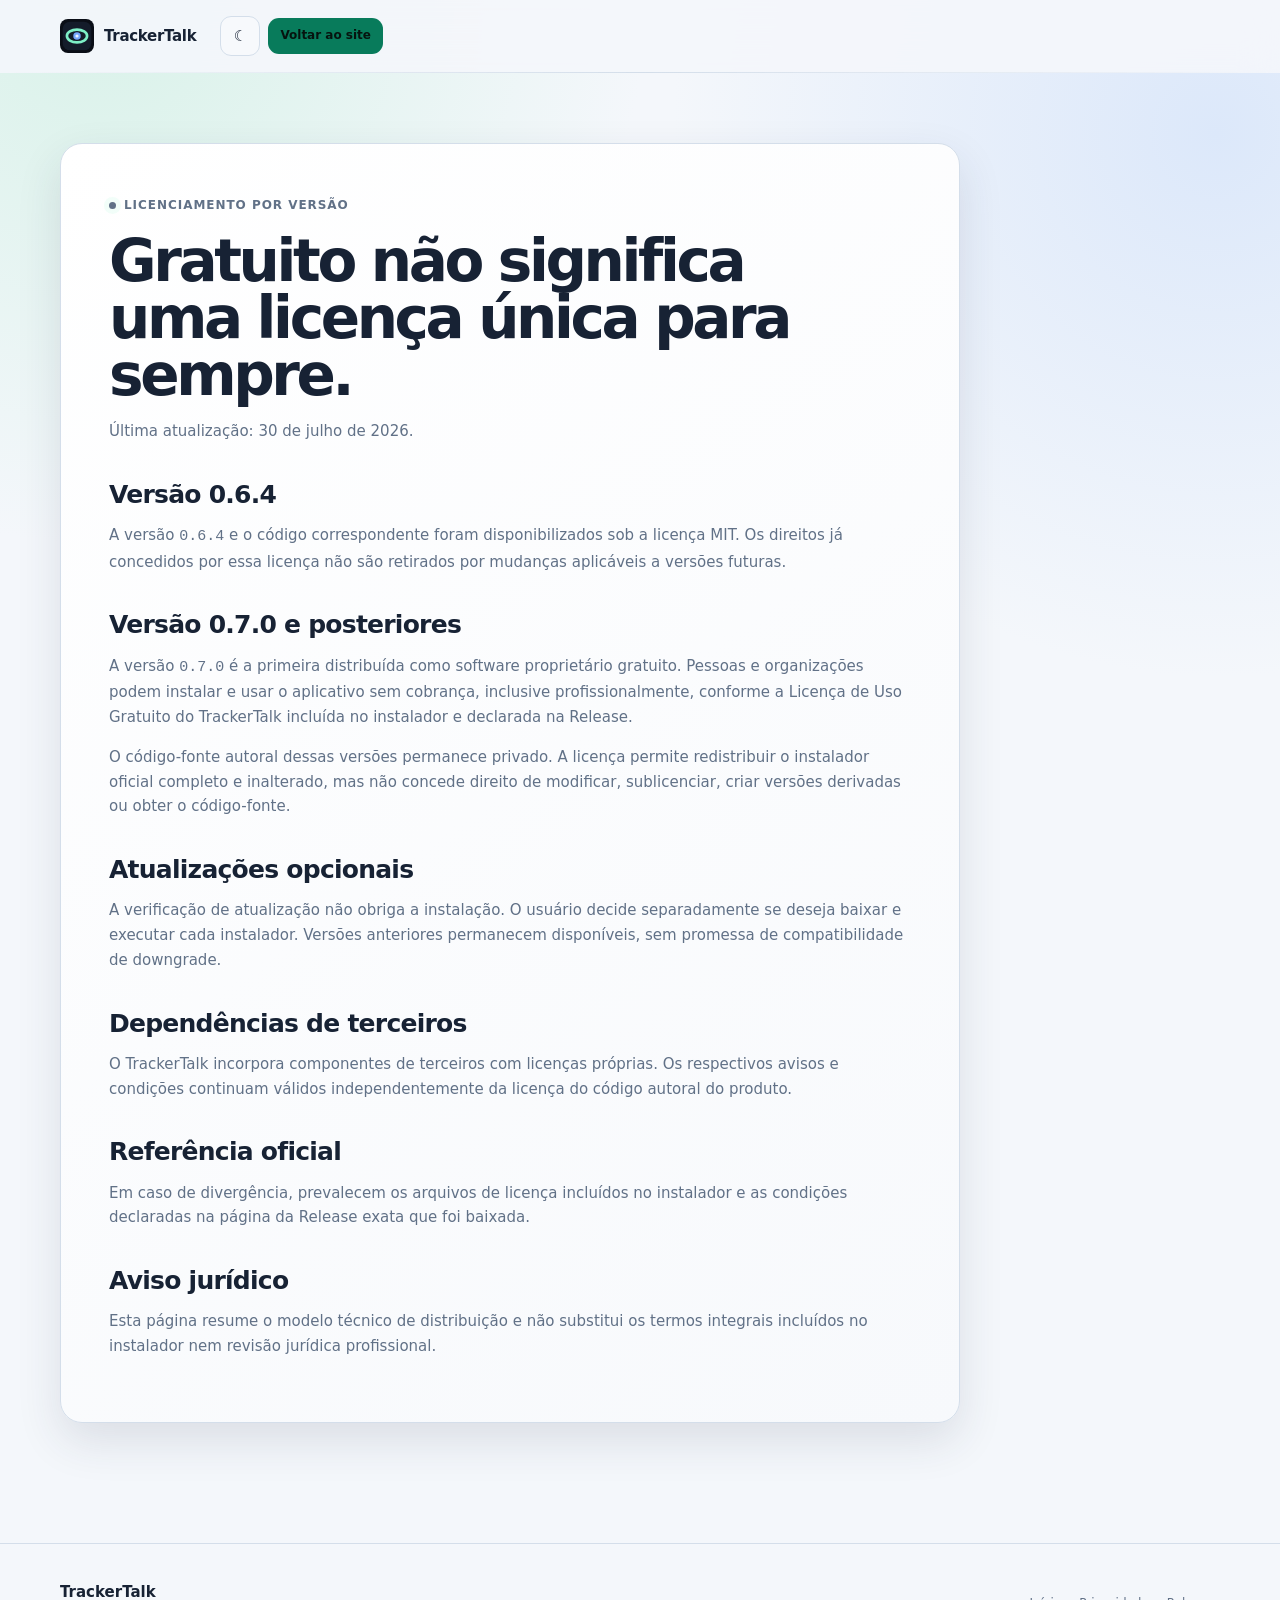
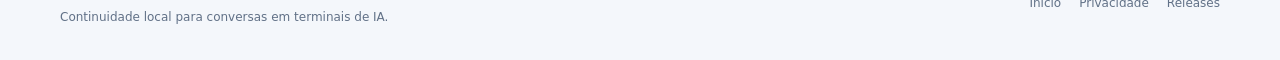
<file: termos.html>
<!doctype html>
<html lang="pt-BR" data-theme="dark">
<head>
  <meta charset="utf-8">
  <meta name="viewport" content="width=device-width, initial-scale=1">
  <meta name="description" content="Informações de licenciamento das versões do TrackerTalk.">
  <meta name="referrer" content="no-referrer">
  <meta http-equiv="Content-Security-Policy" content="default-src 'self'; img-src 'self' data:; style-src 'self'; script-src 'self'; connect-src 'self'; base-uri 'self'; form-action 'self'">
  <title>Licenciamento · TrackerTalk</title>
  <link rel="icon" type="image/svg+xml" href="./assets/favicon.svg">
  <link rel="stylesheet" href="./assets/styles.css">
  <script src="./assets/app.js" defer></script>
</head>
<body>
  <a class="skip-link" href="#conteudo">Ir para o conteúdo</a>
  <header class="site-header">
    <div class="nav-wrap">
      <a class="brand" href="./"><img src="./assets/favicon.svg" alt="" width="34" height="34"><span>TrackerTalk</span></a>
      <div class="nav-actions">
        <button id="themeToggle" class="icon-button" type="button" aria-label="Usar tema claro">☀</button>
        <a class="button small" href="./">Voltar ao site</a>
      </div>
    </div>
  </header>
  <main id="conteudo" class="container legal-main">
    <article class="legal-card">
      <p class="eyebrow">Licenciamento por versão</p>
      <h1>Gratuito não significa uma licença única para sempre.</h1>
      <p>Última atualização: 30 de julho de 2026.</p>

      <h2>Versão 0.6.4</h2>
      <p>A versão <code>0.6.4</code> e o código correspondente foram disponibilizados sob a licença MIT. Os direitos já concedidos por essa licença não são retirados por mudanças aplicáveis a versões futuras.</p>

      <h2>Versão 0.7.0 e posteriores</h2>
      <p>A versão <code>0.7.0</code> é a primeira distribuída como software proprietário gratuito. Pessoas e organizações podem instalar e usar o aplicativo sem cobrança, inclusive profissionalmente, conforme a Licença de Uso Gratuito do TrackerTalk incluída no instalador e declarada na Release.</p>
      <p>O código-fonte autoral dessas versões permanece privado. A licença permite redistribuir o instalador oficial completo e inalterado, mas não concede direito de modificar, sublicenciar, criar versões derivadas ou obter o código-fonte.</p>

      <h2>Atualizações opcionais</h2>
      <p>A verificação de atualização não obriga a instalação. O usuário decide separadamente se deseja baixar e executar cada instalador. Versões anteriores permanecem disponíveis, sem promessa de compatibilidade de downgrade.</p>

      <h2>Dependências de terceiros</h2>
      <p>O TrackerTalk incorpora componentes de terceiros com licenças próprias. Os respectivos avisos e condições continuam válidos independentemente da licença do código autoral do produto.</p>

      <h2>Referência oficial</h2>
      <p>Em caso de divergência, prevalecem os arquivos de licença incluídos no instalador e as condições declaradas na página da Release exata que foi baixada.</p>

      <h2>Aviso jurídico</h2>
      <p>Esta página resume o modelo técnico de distribuição e não substitui os termos integrais incluídos no instalador nem revisão jurídica profissional.</p>
    </article>
  </main>
  <footer class="site-footer">
    <div class="container footer-wrap">
      <div class="footer-copy"><strong>TrackerTalk</strong><p>Continuidade local para conversas em terminais de IA.</p></div>
      <nav class="footer-links"><a href="./">Início</a><a href="./privacidade.html">Privacidade</a><a href="https://github.com/PabloLino/TrackerTalk-Distribuicao/releases">Releases</a></nav>
    </div>
  </footer>
</body>
</html>
</file>
<file: assets/styles.css>
:root {
  color-scheme: dark;
  --bg: #080c12;
  --bg-soft: #0d131d;
  --panel: #121a26;
  --panel-soft: #0f1621;
  --line: #263345;
  --line-strong: #3b526d;
  --text: #f1f5fb;
  --muted: #9aa9bc;
  --mint: #83efc5;
  --mint-strong: #41cfa0;
  --blue: #7aa8ff;
  --danger: #ff9da2;
  --shadow: #00000066;
  --header: #080c12e8;
  --code: #081019;
}

:root[data-theme="light"] {
  color-scheme: light;
  --bg: #f4f7fb;
  --bg-soft: #eaf0f7;
  --panel: #ffffff;
  --panel-soft: #f7f9fc;
  --line: #d4deea;
  --line-strong: #9db1c7;
  --text: #172234;
  --muted: #617187;
  --mint: #087b5b;
  --mint-strong: #08664d;
  --blue: #2869ca;
  --danger: #b72d39;
  --shadow: #26354a1f;
  --header: #f4f7fbe8;
  --code: #edf2f7;
}

* {
  box-sizing: border-box;
}

html {
  /* O mascote avança de propósito para fora do cartão do topo; em telas
     estreitas isso passava da borda da janela. "clip" apara o excesso sem
     criar um contexto de rolagem, que é o que "hidden" faria — e quebraria
     o cabeçalho fixo. */
  overflow-x: clip;
  scroll-behavior: smooth;
  scroll-padding-top: 92px;
}

body {
  margin: 0;
  min-width: 300px;
  color: var(--text);
  background:
    radial-gradient(circle at 8% 0%, #12382f 0, transparent 34rem),
    radial-gradient(circle at 95% 8%, #172d55 0, transparent 34rem),
    var(--bg);
  font: 15px/1.65 ui-sans-serif, system-ui, -apple-system, "Segoe UI", sans-serif;
}

:root[data-theme="light"] body {
  background:
    radial-gradient(circle at 8% 0%, #d9f2e9 0, transparent 34rem),
    radial-gradient(circle at 95% 8%, #dce8fa 0, transparent 34rem),
    var(--bg);
}

a {
  color: inherit;
}

button,
a {
  -webkit-tap-highlight-color: transparent;
}

button {
  font: inherit;
}

img {
  max-width: 100%;
}

.skip-link {
  position: fixed;
  z-index: 100;
  top: 8px;
  left: 8px;
  padding: 10px 14px;
  color: #06140f;
  background: var(--mint);
  border-radius: 9px;
  transform: translateY(-150%);
}

.skip-link:focus {
  transform: translateY(0);
}

.site-header {
  position: sticky;
  z-index: 30;
  top: 0;
  border-bottom: 1px solid transparent;
  background: var(--header);
  backdrop-filter: blur(18px);
}

.site-header::after {
  position: absolute;
  right: 0;
  bottom: -1px;
  left: 0;
  height: 1px;
  background: linear-gradient(90deg, transparent, var(--line), transparent);
  content: "";
}

.nav-wrap,
.container {
  width: min(1160px, calc(100% - 34px));
  margin-inline: auto;
}

.nav-wrap {
  display: flex;
  min-height: 72px;
  align-items: center;
  gap: 24px;
}

.brand {
  display: inline-flex;
  align-items: center;
  gap: 10px;
  font-weight: 820;
  letter-spacing: -.02em;
  text-decoration: none;
}

.brand img {
  width: 34px;
  height: 34px;
}

.main-nav {
  display: flex;
  align-items: center;
  gap: 22px;
  margin-left: auto;
}

.main-nav a {
  color: var(--muted);
  font-size: 13px;
  font-weight: 680;
  text-decoration: none;
}

.main-nav a:hover {
  color: var(--text);
}

.nav-actions {
  display: flex;
  align-items: center;
  gap: 8px;
}

.icon-button,
.menu-toggle {
  display: grid;
  width: 40px;
  height: 40px;
  padding: 0;
  place-items: center;
  border: 1px solid var(--line);
  border-radius: 11px;
  color: var(--text);
  background: var(--panel-soft);
  cursor: pointer;
}

.menu-toggle {
  display: none;
}

.button {
  display: inline-flex;
  min-height: 44px;
  align-items: center;
  justify-content: center;
  gap: 8px;
  padding: 10px 16px;
  border: 1px solid transparent;
  border-radius: 11px;
  color: #06140f;
  background: var(--mint);
  font-weight: 800;
  text-decoration: none;
  transition: transform .18s ease, box-shadow .18s ease, border-color .18s ease;
}

.button:hover {
  box-shadow: 0 10px 26px #41cfa02b;
  transform: translateY(-1px);
}

.button.secondary {
  border-color: var(--line-strong);
  color: var(--text);
  background: var(--panel-soft);
}

.button.small {
  min-height: 36px;
  padding: 7px 11px;
  font-size: 12px;
}

.text-link {
  color: var(--blue);
  font-weight: 720;
  text-decoration: none;
}

.text-link:hover {
  text-decoration: underline;
}

.hero {
  display: grid;
  min-height: 690px;
  grid-template-columns: minmax(0, 1.03fr) minmax(420px, .97fr);
  align-items: center;
  gap: clamp(34px, 7vw, 88px);
  padding-block: 88px 92px;
}

.eyebrow {
  display: inline-flex;
  align-items: center;
  gap: 8px;
  margin: 0 0 18px;
  color: var(--mint);
  font-size: 12px;
  font-weight: 820;
  letter-spacing: .08em;
  text-transform: uppercase;
}

/* As seções são anunciadas pela etiqueta curta, e não por uma frase em corpo
   gigante: a página passou a explicar no texto corrido, onde cabe explicar. */
h1.eyebrow,
h2.eyebrow {
  max-width: none;
  font-size: 12px;
  font-weight: 820;
  letter-spacing: .08em;
  line-height: 1.65;
}

.eyebrow::before {
  width: 7px;
  height: 7px;
  border-radius: 50%;
  background: currentColor;
  box-shadow: 0 0 0 5px #83efc51a;
  content: "";
}

h1,
h2,
h3,
p {
  overflow-wrap: anywhere;
}

h1 {
  max-width: 720px;
  margin: 0;
  font-size: clamp(44px, 7vw, 76px);
  letter-spacing: -.058em;
  line-height: .98;
}

.hero-copy > p:not(.eyebrow):not(.download-meta):not(.download-note) {
  max-width: 650px;
  margin: 24px 0 0;
  color: var(--muted);
  font-size: clamp(17px, 2vw, 20px);
  line-height: 1.6;
}

.hero-actions {
  display: flex;
  flex-wrap: wrap;
  gap: 10px;
  margin-top: 30px;
}

.download-meta {
  margin-top: 13px;
  color: var(--muted);
  font-size: 12px;
}

.download-note { margin:8px 0 0; color:var(--muted); font-size:.8rem;
  opacity:.75; }
.download-note a { color:inherit; text-decoration:underline;
  text-underline-offset:2px; }
.download-note a:hover, .download-note a:focus-visible { color:var(--mint); }
.warning-grid { display:grid; grid-template-columns:repeat(auto-fit,minmax(280px,1fr));
  gap:16px; margin-bottom:22px; }
.warning-step { padding:20px; border:1px solid var(--line); border-radius:14px;
  background:var(--panel); }
.warning-when { display:inline-block; margin-bottom:8px; padding:3px 10px;
  border-radius:999px; background:var(--panel-soft); color:var(--mint);
  font-size:.78rem; font-weight:600; letter-spacing:.04em; text-transform:uppercase; }
.warning-step p { margin:0; }
.warning-why { padding:22px; border:1px solid var(--line); border-radius:14px;
  background:var(--panel); }
.warning-why h3 { margin:0 0 8px; font-size:1.05rem; }
.warning-why h3 + p { margin-top:0; }
.warning-why p + h3 { margin-top:22px; }
.warning-code { overflow-x:auto; margin:12px 0; padding:14px 16px;
  border:1px solid var(--line); border-radius:12px; background:var(--code); }
.warning-code code { font-size:.86rem; white-space:pre; }
.trust-list {
  display: flex;
  flex-wrap: wrap;
  gap: 8px;
  margin: 28px 0 0;
  padding: 0;
  list-style: none;
}

.trust-list li {
  padding: 6px 9px;
  border: 1px solid var(--line);
  border-radius: 999px;
  color: var(--muted);
  background: #10172299;
  font-size: 11px;
}

:root[data-theme="light"] .trust-list li {
  background: #ffffffb5;
}

.hero-visual {
  position: relative;
  min-height: 510px;
}

.app-window {
  position: absolute;
  inset: 38px 0 26px 18px;
  overflow: hidden;
  border: 1px solid var(--line-strong);
  border-radius: 24px;
  background: #0c1119e8;
  box-shadow: 0 35px 90px #0009;
  transform: perspective(1200px) rotateY(-5deg) rotateX(2deg);
}

:root[data-theme="light"] .app-window {
  background: #f8fafde8;
  box-shadow: 0 35px 90px #25324a35;
}

.window-bar {
  display: flex;
  height: 48px;
  align-items: center;
  gap: 7px;
  padding: 0 16px;
  border-bottom: 1px solid var(--line);
}

.window-dot {
  width: 8px;
  height: 8px;
  border-radius: 50%;
  background: var(--line-strong);
}

.window-title {
  margin-left: 8px;
  color: var(--muted);
  font-size: 11px;
}

.window-body {
  padding: 20px;
}

.window-top {
  display: flex;
  align-items: end;
  justify-content: space-between;
  gap: 14px;
  margin-bottom: 18px;
}

.window-top strong {
  display: block;
  font-size: 23px;
  letter-spacing: -.035em;
}

.window-top span {
  color: var(--muted);
  font-size: 10px;
}

.window-tabs {
  display: flex;
  gap: 5px;
  padding: 4px;
  border: 1px solid var(--line);
  border-radius: 11px;
}

.window-tabs span {
  padding: 6px 9px;
  border-radius: 7px;
}

.window-tabs .active {
  color: var(--text);
  background: var(--panel);
}

.session-card {
  margin-top: 10px;
  padding: 15px;
  border: 1px solid var(--line);
  border-radius: 14px;
  background: var(--panel);
}

.session-provider {
  color: var(--mint);
  font-size: 9px;
  font-weight: 850;
  letter-spacing: .08em;
  text-transform: uppercase;
}

.session-card h3 {
  margin: 7px 0 4px;
  font-size: 14px;
}

.session-card p {
  margin: 0;
  color: var(--muted);
  font-size: 10px;
}

.session-line {
  width: 68%;
  height: 6px;
  margin-top: 11px;
  border-radius: 999px;
  background: var(--line);
}

.session-line.short {
  width: 42%;
}

.trakino {
  position: absolute;
  z-index: 3;
  right: -32px;
  bottom: -16px;
  width: 200px;
  filter: drop-shadow(0 24px 25px #0008);
  animation: float 4.5s ease-in-out infinite;
}

@keyframes float {
  0%,
  100% {
    transform: translateY(0) rotate(0);
  }
  50% {
    transform: translateY(-9px) rotate(1deg);
  }
}

.section {
  padding-block: 92px;
}

.section-head {
  display: grid;
  max-width: 760px;
  gap: 14px;
  margin-bottom: 38px;
}

.section-head.center {
  margin-inline: auto;
  text-align: center;
}

.section-head .eyebrow {
  margin-bottom: 0;
}

.section-head.center .eyebrow {
  justify-content: center;
}

h2 {
  margin: 0;
  font-size: clamp(34px, 5vw, 52px);
  letter-spacing: -.045em;
  line-height: 1.05;
}

.section-head > p:not(.eyebrow) {
  margin: 0;
  color: var(--muted);
  font-size: 17px;
}

.feature-grid {
  display: grid;
  grid-template-columns: repeat(3, 1fr);
  gap: 12px;
}

.feature-card,
.step,
.release-panel,
.download-panel,
.legal-card {
  border: 1px solid var(--line);
  background: linear-gradient(145deg, var(--panel), var(--panel-soft));
  box-shadow: 0 18px 45px var(--shadow);
}

.feature-card {
  min-height: 220px;
  padding: 24px;
  border-radius: 18px;
}

.feature-icon {
  display: grid;
  width: 42px;
  height: 42px;
  margin-bottom: 28px;
  place-items: center;
  border: 1px solid #3c6d5d;
  border-radius: 12px;
  color: var(--mint);
  background: #10241e;
  font-size: 18px;
  font-weight: 850;
}

:root[data-theme="light"] .feature-icon {
  background: #e5f5ef;
}

.feature-card h3,
.step h3 {
  margin: 0 0 8px;
  font-size: 18px;
}

.feature-card p,
.step p {
  margin: 0;
  color: var(--muted);
  font-size: 13px;
}

.steps {
  display: grid;
  grid-template-columns: repeat(3, 1fr);
  gap: 12px;
  counter-reset: steps;
}

.step {
  position: relative;
  padding: 26px;
  border-radius: 18px;
  counter-increment: steps;
}

.step::before {
  display: inline-grid;
  width: 32px;
  height: 32px;
  margin-bottom: 34px;
  place-items: center;
  border-radius: 50%;
  color: #06140f;
  background: var(--mint);
  font-size: 12px;
  font-weight: 900;
  content: counter(steps);
}

.privacy-band {
  display: grid;
  grid-template-columns: minmax(0, 1fr) auto;
  align-items: center;
  gap: 34px;
  padding: clamp(28px, 5vw, 52px);
  border: 1px solid #315e50;
  border-radius: 24px;
  background:
    radial-gradient(circle at 95% 15%, #234e423f, transparent 24rem),
    #0e211b;
}

:root[data-theme="light"] .privacy-band {
  border-color: #9fcfbe;
  background:
    radial-gradient(circle at 95% 15%, #bce4d63f, transparent 24rem),
    #eaf7f2;
}

.privacy-band h2 {
  max-width: 720px;
}

.privacy-band p {
  max-width: 760px;
  margin: 15px 0 0;
  color: #a9c9be;
}

:root[data-theme="light"] .privacy-band p {
  color: #416b5d;
}

.privacy-mark {
  display: grid;
  width: 108px;
  height: 108px;
  place-items: center;
  border: 1px solid #3e7966;
  border-radius: 50%;
  color: var(--mint);
  font-size: 42px;
}

.provider-list {
  display: grid;
  grid-template-columns: repeat(4, 1fr);
  gap: 10px;
}

.provider {
  padding: 17px;
  border: 1px solid var(--line);
  border-radius: 14px;
  background: var(--panel);
}

.provider strong {
  display: block;
  margin-bottom: 3px;
}

.provider span {
  color: var(--muted);
  font-size: 12px;
}

.release-panel {
  overflow: hidden;
  border-radius: 22px;
}

.current-release {
  display: grid;
  grid-template-columns: minmax(0, 1fr) auto;
  gap: 24px;
  padding: 28px;
  border-bottom: 1px solid var(--line);
}

.release-kicker {
  color: var(--mint);
  font-size: 11px;
  font-weight: 820;
  letter-spacing: .08em;
  text-transform: uppercase;
}

.current-release h3 {
  margin: 6px 0 8px;
  font-size: 28px;
}

.current-release p {
  margin: 0;
  color: var(--muted);
}

.release-current-actions {
  display: grid;
  align-content: center;
  justify-items: end;
  gap: 8px;
}

.manifest-status {
  color: var(--muted);
  font-size: 11px;
}

.manifest-status.ok {
  color: var(--mint);
}

.hash-box {
  display: grid;
  grid-template-columns: auto minmax(0, 1fr) auto;
  align-items: center;
  gap: 12px;
  padding: 15px 28px;
  border-bottom: 1px solid var(--line);
  background: var(--code);
  font-size: 11px;
}

.hash-box code {
  min-width: 0;
  color: var(--muted);
  font-family: ui-monospace, SFMono-Regular, Consolas, monospace;
  overflow-wrap: anywhere;
}

.copy-button {
  padding: 6px 8px;
  border: 1px solid var(--line);
  border-radius: 8px;
  color: var(--text);
  background: var(--panel);
  cursor: pointer;
  font-size: 11px;
}

.copy-status {
  min-width: 72px;
  color: var(--mint);
  font-size: 10px;
}

.release-list {
  display: grid;
}

.release-item {
  padding: 22px 28px;
  border-bottom: 1px solid var(--line);
}

.release-item:last-child {
  border-bottom: 0;
}

.release-heading,
.release-actions {
  display: flex;
  align-items: center;
  gap: 10px;
}

.release-heading {
  justify-content: space-between;
}

.release-status {
  padding: 3px 7px;
  border: 1px solid var(--line);
  border-radius: 999px;
  color: var(--muted);
  font-size: 10px;
}

.release-status.current {
  border-color: #3c6d5d;
  color: var(--mint);
}

.release-item p {
  margin: 8px 0;
  color: var(--muted);
  font-size: 13px;
}

.release-meta {
  font-size: 11px !important;
}

.release-actions {
  margin-top: 12px;
}

.download-panel {
  display: grid;
  grid-template-columns: minmax(0, 1fr) auto;
  align-items: center;
  gap: 34px;
  padding: clamp(28px, 5vw, 52px);
  border-radius: 24px;
}

.download-panel h2 {
  max-width: 700px;
}

.download-panel p {
  margin: 14px 0 0;
  color: var(--muted);
}

.download-panel .hero-actions {
  margin: 0;
}

.requirements {
  display: flex;
  flex-wrap: wrap;
  gap: 8px;
  margin-top: 18px;
  padding: 0;
  list-style: none;
}

.requirements li {
  padding: 5px 8px;
  border: 1px solid var(--line);
  border-radius: 8px;
  color: var(--muted);
  font-size: 11px;
}

.faq {
  display: grid;
  gap: 9px;
  max-width: 880px;
  margin-inline: auto;
}

.faq details {
  border: 1px solid var(--line);
  border-radius: 14px;
  background: var(--panel);
}

.faq summary {
  padding: 17px 19px;
  cursor: pointer;
  font-weight: 760;
}

.faq details p {
  margin: 0;
  padding: 0 19px 19px;
  color: var(--muted);
}

.site-footer {
  margin-top: 50px;
  border-top: 1px solid var(--line);
}

.footer-wrap {
  display: flex;
  min-height: 120px;
  align-items: center;
  justify-content: space-between;
  gap: 20px;
}

.footer-copy p {
  margin: 4px 0 0;
  color: var(--muted);
  font-size: 12px;
}

.footer-links {
  display: flex;
  flex-wrap: wrap;
  gap: 18px;
}

.footer-links a {
  color: var(--muted);
  font-size: 12px;
  text-decoration: none;
}

.legal-main {
  min-height: calc(100vh - 193px);
  padding-block: 70px;
}

.legal-card {
  max-width: 900px;
  padding: clamp(25px, 5vw, 48px);
  border-radius: 22px;
}

.legal-card h1 {
  font-size: clamp(36px, 6vw, 58px);
}

.legal-card h2 {
  margin-top: 38px;
  font-size: 25px;
  letter-spacing: -.03em;
}

.legal-card p,
.legal-card li {
  color: var(--muted);
}

.legal-card strong {
  color: var(--text);
}

.muted {
  color: var(--muted);
}

@media (max-width: 920px) {
  .hero {
    min-height: auto;
    grid-template-columns: 1fr;
  }

  .hero-visual {
    min-height: 500px;
  }

  .feature-grid {
    grid-template-columns: repeat(2, 1fr);
  }

  .provider-list {
    grid-template-columns: repeat(2, 1fr);
  }

  .main-nav {
    position: absolute;
    top: 64px;
    right: 17px;
    left: 17px;
    display: none;
    padding: 12px;
    border: 1px solid var(--line);
    border-radius: 14px;
    background: var(--panel);
    box-shadow: 0 18px 45px var(--shadow);
  }

  .main-nav.open {
    display: grid;
  }

  .main-nav a {
    padding: 8px;
  }

  .menu-toggle {
    display: grid;
  }

  .nav-download {
    display: none;
  }
}

@media (max-width: 680px) {
  .nav-wrap,
  .container {
    width: min(100% - 22px, 1160px);
  }

  .hero {
    padding-block: 64px;
  }

  h1 {
    font-size: clamp(41px, 14vw, 62px);
  }

  .hero-visual {
    min-height: 410px;
  }

  .app-window {
    inset: 22px 6px 18px 0;
    transform: none;
  }

  .window-body {
    padding: 13px;
  }

  .window-top {
    align-items: start;
    flex-direction: column;
  }

  .trakino {
    right: -14px;
    width: 145px;
  }

  .feature-grid,
  .steps,
  .provider-list {
    grid-template-columns: 1fr;
  }

  .section {
    padding-block: 68px;
  }

  .privacy-band,
  .current-release,
  .download-panel {
    grid-template-columns: 1fr;
  }

  .privacy-mark {
    width: 78px;
    height: 78px;
    font-size: 30px;
  }

  .release-current-actions {
    justify-items: start;
  }

  .hash-box {
    grid-template-columns: 1fr auto;
  }

  .hash-box > span:first-child {
    grid-column: 1 / -1;
  }

  .copy-status {
    min-width: 0;
  }

  .footer-wrap {
    align-items: start;
    flex-direction: column;
    padding-block: 28px;
  }
}

@media (prefers-reduced-motion: reduce) {
  html {
    scroll-behavior: auto;
  }

  *,
  *::before,
  *::after {
    scroll-behavior: auto !important;
    transition: none !important;
    animation: none !important;
  }
}

/* Guia visual: o vídeo saiu do aplicativo e passou a viver aqui, onde ajuda
   quem ainda está decidindo se instala. "preload: none" evita baixar nove
   megabytes de quem só passou pela página. */
.video-frame {
  overflow: hidden;
  border: 1px solid var(--line);
  border-radius: 22px;
  background: #05070b;
  box-shadow: 0 26px 60px var(--shadow);
}

.tutorial-video {
  display: block;
  width: 100%;
  aspect-ratio: 16 / 9;
  background: #05070b;
}

.video-steps {
  display: grid;
  gap: 10px;
  margin: 26px 0 0;
  padding: 0;
  grid-template-columns: repeat(auto-fit, minmax(min(232px, 100%), 1fr));
  counter-reset: etapa;
  list-style: none;
}

.video-steps li {
  min-width: 0;
  padding: 14px 16px;
  border: 1px solid var(--line);
  border-radius: 14px;
  background: var(--panel);
  color: var(--muted);
  font-size: 14px;
}

.video-steps li::before {
  display: grid;
  width: 24px;
  height: 24px;
  margin-bottom: 9px;
  border-radius: 50%;
  background: var(--mint);
  color: #06251c;
  counter-increment: etapa;
  content: counter(etapa);
  font-size: 12px;
  font-weight: 800;
  place-items: center;
}

.video-steps strong {
  display: block;
  margin-bottom: 3px;
  color: var(--text);
  font-size: 15px;
}

/* Capturas do painel em funcionamento, sem recriar sua interface no site. */
.guide-carousel {
  overflow: hidden;
  border: 1px solid var(--line);
  border-radius: 22px;
  background: var(--panel);
  box-shadow: 0 26px 60px var(--shadow);
}

.guide-toolbar {
  display: flex;
  align-items: center;
  gap: 12px;
}

.guide-toolbar {
  justify-content: space-between;
  flex-wrap: wrap;
  padding: 18px 20px;
  border-bottom: 1px solid var(--line);
}

.guide-source {
  display: grid;
  gap: 1px;
  font-size: 13px;
}

.guide-source small {
  color: var(--muted);
  font-size: 12px;
}


.guide-control,
.guide-selector {
  border: 1px solid var(--line);
  border-radius: 9px;
  background: var(--panel-soft);
  color: var(--text);
  cursor: pointer;
  font-size: 13px;
}

.guide-control { min-width: 38px; min-height: 38px; padding: 7px 12px; }
.guide-control:hover,
.guide-selector:hover { border-color: var(--mint); }
.guide-carousel :focus-visible,
.guide-image-dialog :focus-visible { outline: 2px solid var(--mint); outline-offset: 3px; }

.guide-slide {
  display: grid;
  grid-template-columns: minmax(0, 1fr) 270px;
  margin: 0;
}

.guide-slide[hidden] { display: none; }
.guide-display { min-width: 0; background: #0c1118; touch-action: pan-y pinch-zoom; }
.guide-shot { display: block; text-decoration: none; }
.guide-shot img { display: block; width: 100%; height: auto; aspect-ratio: 8 / 5; }

.guide-enlarge {
  display: block;
  padding: 10px 16px;
  border-top: 1px solid #263345;
  color: #a7b8ce;
  text-align: right;
  font-size: 12px;
}

.guide-shot:hover .guide-enlarge { color: #83efc5; }
.guide-caption { display: flex; flex-direction: column; justify-content: center; padding: 26px; border-left: 1px solid var(--line); }
.guide-caption h3 { margin: 13px 0 10px; font-size: 24px; line-height: 1.25; letter-spacing: -.035em; }
.guide-caption p { margin: 0; color: var(--muted); font-size: 14px; line-height: 1.7; }
.guide-feature { color: var(--mint); font-size: 11px; font-weight: 800; text-transform: uppercase; letter-spacing: .09em; }

.guide-selectors {
  display: flex;
  gap: 8px;
  overflow-x: auto;
  padding: 16px 20px;
  border-top: 1px solid var(--line);
  scrollbar-width: thin;
}

.guide-selector { flex: 0 0 auto; padding: 9px 12px; }
.guide-selector span { margin-right: 7px; color: var(--muted); font-size: 11px; }
.guide-selector[aria-pressed="true"] { border-color: var(--mint); background: var(--bg-soft); color: var(--mint); }
.guide-selector[aria-pressed="true"] span { color: inherit; }
.guide-hint { margin: 12px 0 0; color: var(--muted); font-size: 12px; }
.guide-video-head { margin: 48px 0 20px; }
.guide-video-head h3 { margin: 0 0 6px; font-size: 24px; letter-spacing: -.03em; }
.guide-video-head p { margin: 0; color: var(--muted); }
.guide-sr-only { position: absolute; width: 1px; height: 1px; padding: 0; margin: -1px; overflow: hidden; clip: rect(0,0,0,0); white-space: nowrap; border: 0; }

.guide-image-dialog {
  width: min(1680px, calc(100vw - 32px));
  max-width: none;
  max-height: calc(100dvh - 32px);
  padding: 0;
  border: 1px solid var(--line-strong);
  border-radius: 16px;
  color: var(--text);
  background: var(--panel);
}

.guide-image-dialog::backdrop { background: #02060de8; }
.guide-image-head { position: sticky; top: 0; display: flex; align-items: center; justify-content: space-between; gap: 16px; padding: 14px 18px; border-bottom: 1px solid var(--line); background: var(--panel); }
.guide-image-head h3 { margin: 0; font-size: 16px; }
.guide-image-head a { font-size: 12px; color: var(--blue); }
.guide-image-dialog img { display: block; width: 100%; height: auto; background: #0c1118; }

@media (max-width: 920px) {
  .hero-visual > .trakino { right: 0; }
  .guide-slide { grid-template-columns: minmax(0, 1fr); }
  .guide-caption { min-height: 165px; padding: 23px; border-left: 0; border-top: 1px solid var(--line); }
  .guide-caption h3 { margin: 8px 0; font-size: 23px; }
  .guide-caption p { max-width: 65ch; }
}

@media (max-width: 480px) {
  .guide-toolbar { padding: 14px; }
  .guide-selectors { padding: 14px; }
  .guide-caption { min-height: 220px; padding: 20px; }
  .guide-enlarge { text-align: center; }
  .guide-image-dialog { width: calc(100vw - 12px); max-height: calc(100dvh - 12px); }
  .guide-image-head { padding: 12px; }
}
</file>
